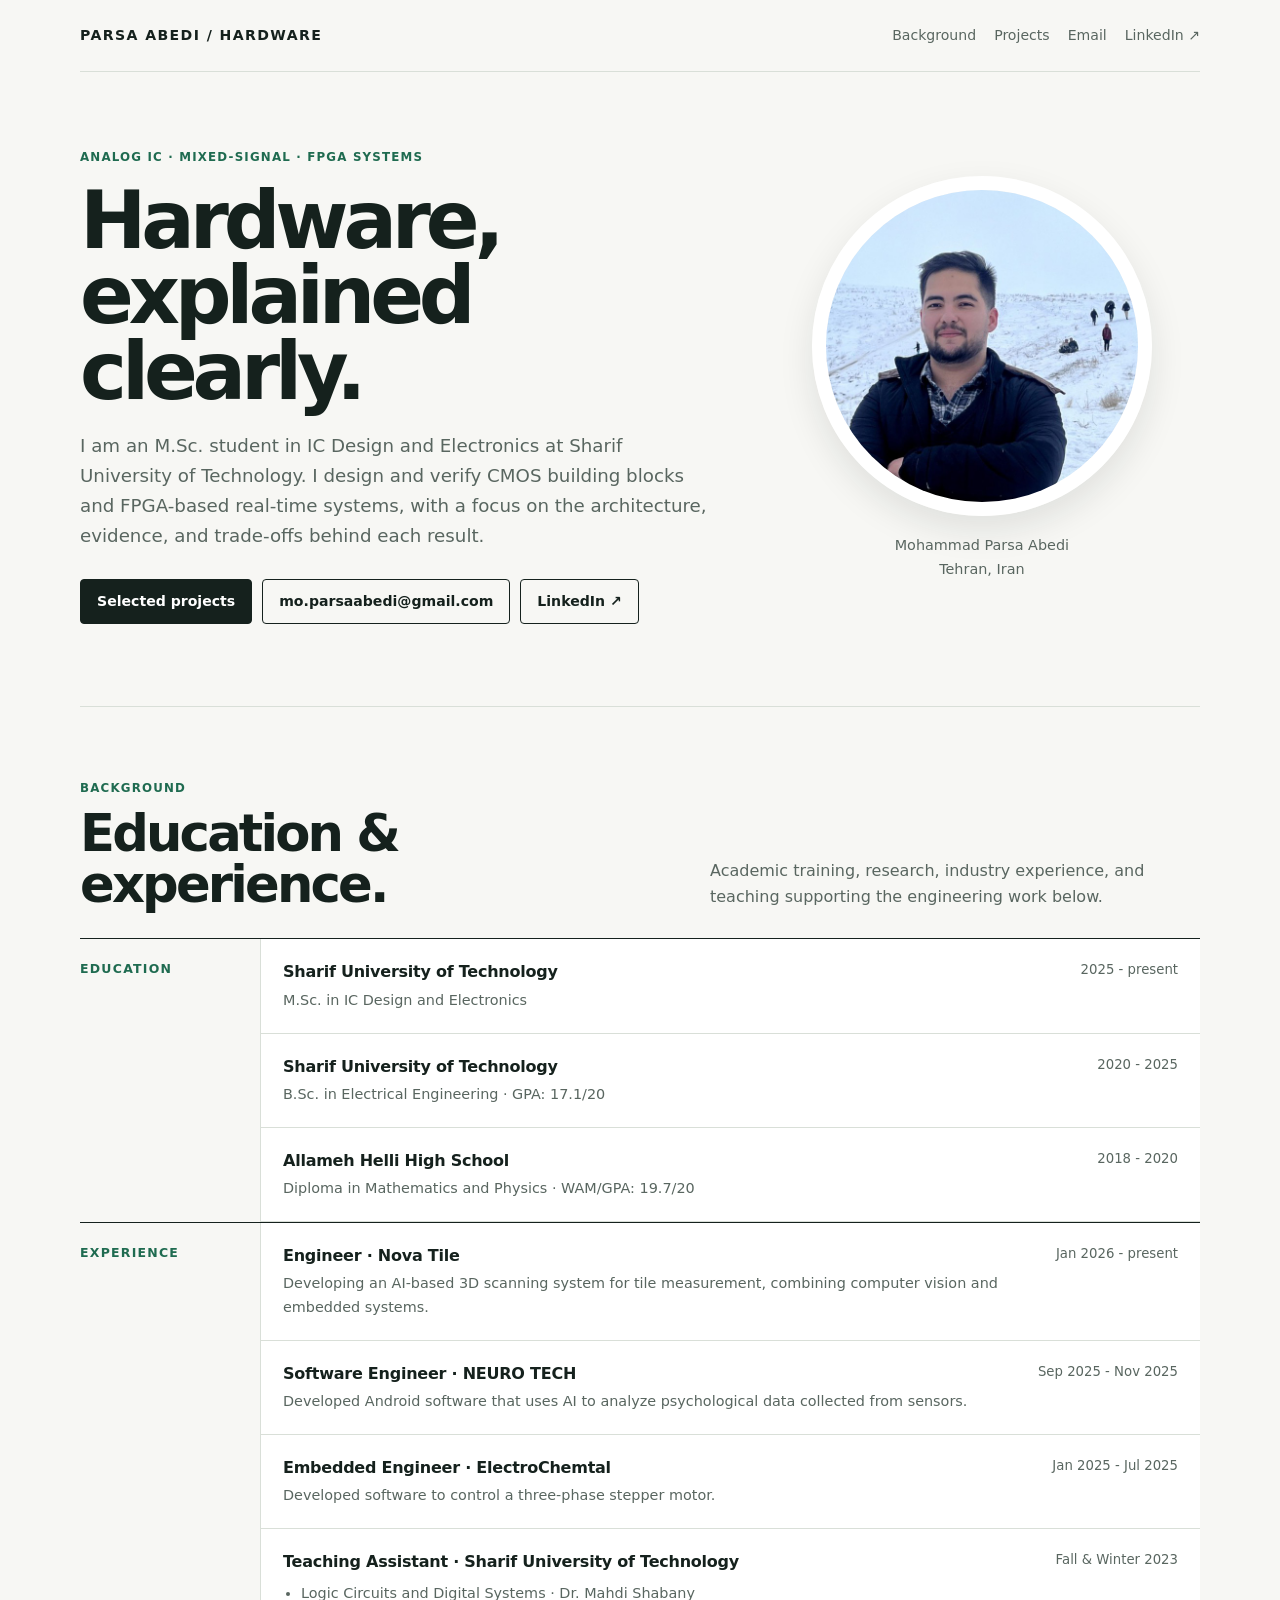
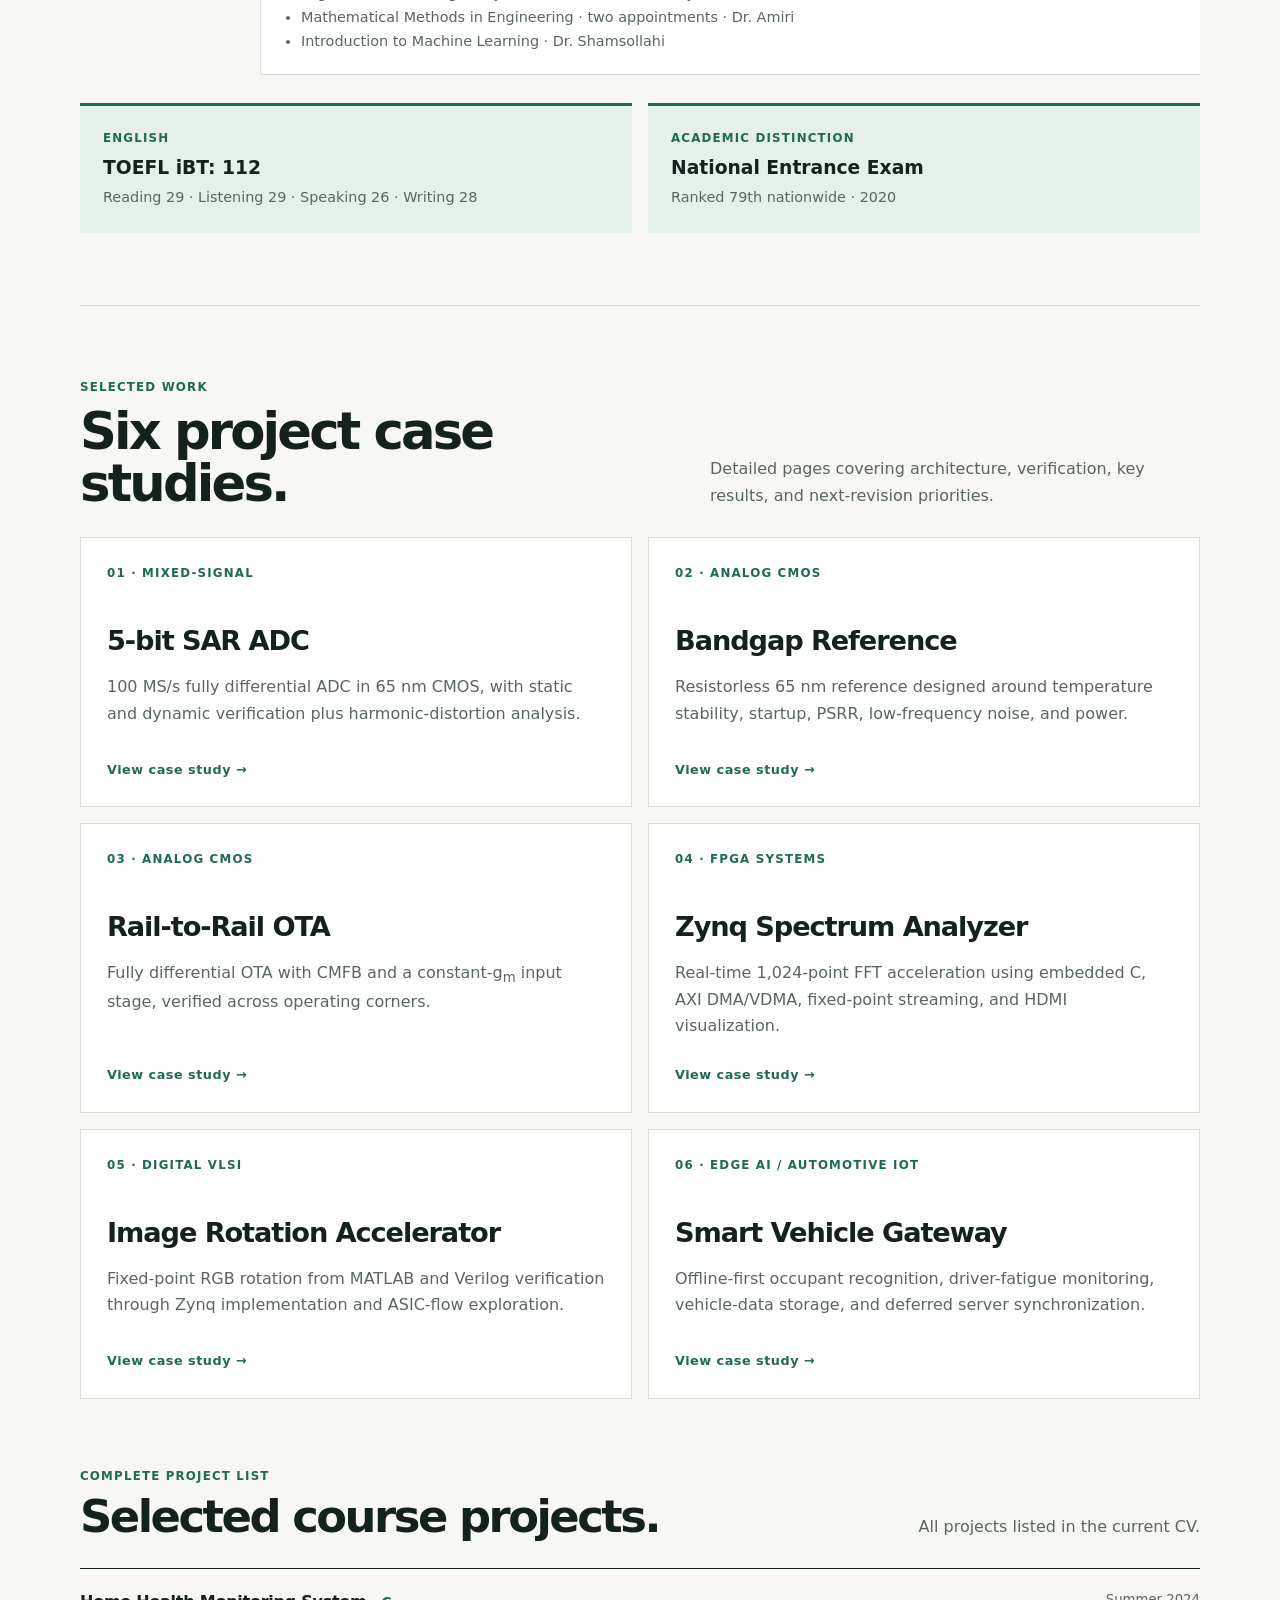
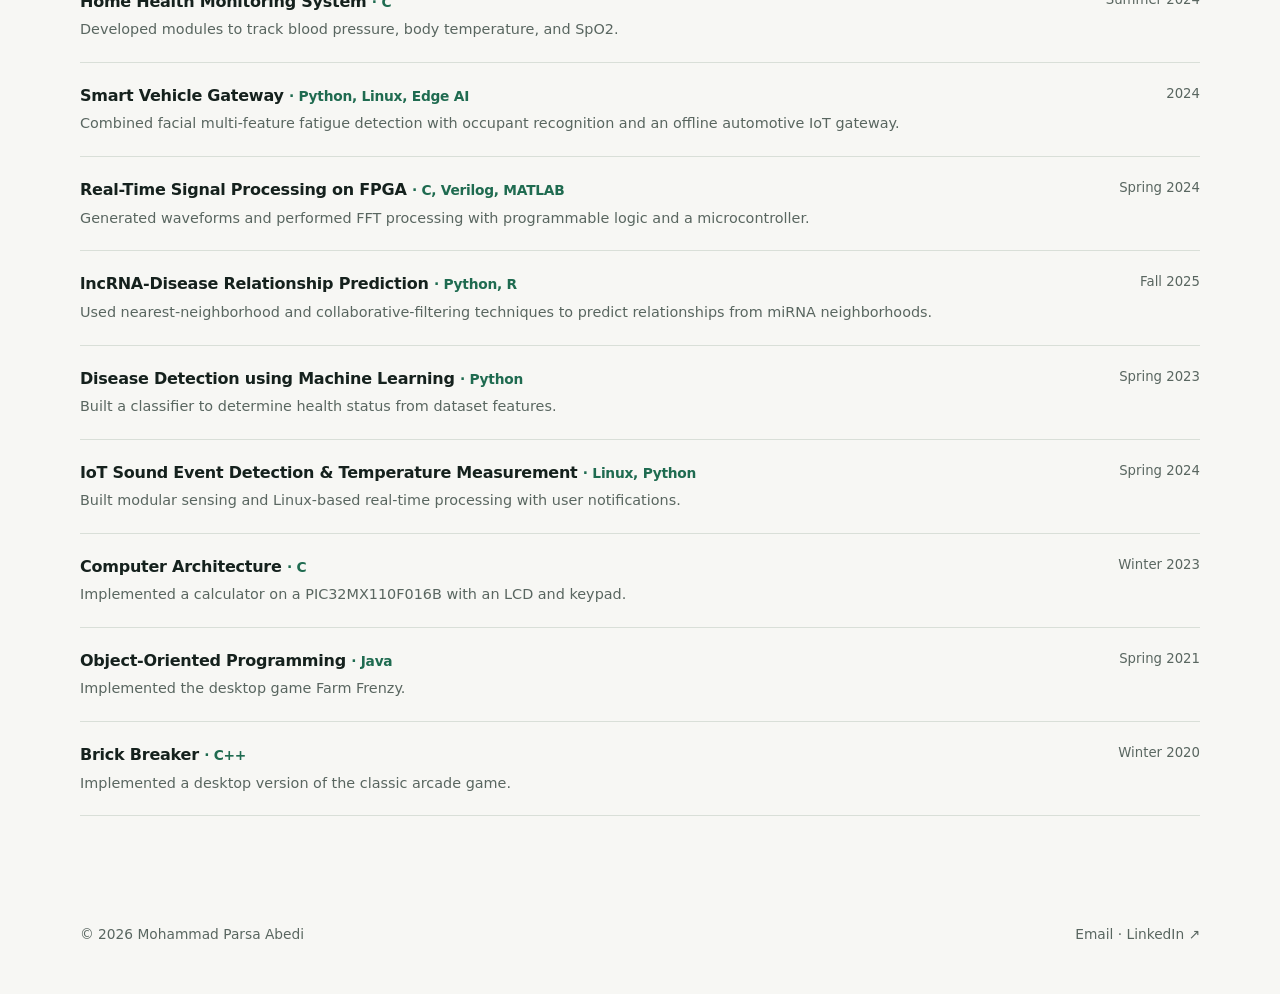
<file: index.html>
<!doctype html>
<html lang="en">
<head>
  <meta charset="utf-8"><meta name="viewport" content="width=device-width,initial-scale=1">
  <meta name="description" content="Hardware engineering portfolio of Mohammad Parsa Abedi.">
  <title>Parsa Abedi | Hardware Portfolio</title><link rel="stylesheet" href="styles.css">
</head>
<body>
  <div class="wrap">
    <nav class="site-nav"><a class="brand" href="#top">Parsa Abedi / Hardware</a><div class="nav-links"><a href="#background">Background</a><a href="#projects">Projects</a><a href="mailto:mo.parsaabedi@gmail.com">Email</a><a href="https://www.linkedin.com/in/parsa-abedi-b35851319/">LinkedIn ↗</a></div></nav>
    <main id="top"><section class="hero"><div><div class="eyebrow">Analog IC · Mixed-signal · FPGA systems</div><h1>Hardware,<br>explained clearly.</h1><p class="lead">I am an M.Sc. student in IC Design and Electronics at Sharif University of Technology. I design and verify CMOS building blocks and FPGA-based real-time systems, with a focus on the architecture, evidence, and trade-offs behind each result.</p><div class="actions"><a class="button primary" href="#projects">Selected projects</a><a class="button" href="mailto:mo.parsaabedi@gmail.com">mo.parsaabedi@gmail.com</a><a class="button" href="https://www.linkedin.com/in/parsa-abedi-b35851319/">LinkedIn ↗</a></div></div><div><img class="portrait" src="assets/profile-photo.jpg" alt="Portrait of Mohammad Parsa Abedi"><p class="mini-bio">Mohammad Parsa Abedi<br>Tehran, Iran</p></div></section></main>
  </div>
  <div class="wrap">
    <section id="background" class="section">
      <div class="section-head"><div><div class="eyebrow">Background</div><h2>Education &amp; experience.</h2></div><p>Academic training, research, industry experience, and teaching supporting the engineering work below.</p></div>
      <div class="resume-block"><div class="resume-label">Education</div><div class="timeline">
        <article class="timeline-item"><div><h3>Sharif University of Technology</h3><p>M.Sc. in IC Design and Electronics</p></div><time>2025 - present</time></article>
        <article class="timeline-item"><div><h3>Sharif University of Technology</h3><p>B.Sc. in Electrical Engineering · GPA: 17.1/20</p></div><time>2020 - 2025</time></article>
        <article class="timeline-item"><div><h3>Allameh Helli High School</h3><p>Diploma in Mathematics and Physics · WAM/GPA: 19.7/20</p></div><time>2018 - 2020</time></article>
      </div></div>
      <div class="resume-block"><div class="resume-label">Experience</div><div class="timeline">
        <article class="timeline-item"><div><h3>Engineer · Nova Tile</h3><p>Developing an AI-based 3D scanning system for tile measurement, combining computer vision and embedded systems.</p></div><time>Jan 2026 - present</time></article>
        <article class="timeline-item"><div><h3>Software Engineer · NEURO TECH</h3><p>Developed Android software that uses AI to analyze psychological data collected from sensors.</p></div><time>Sep 2025 - Nov 2025</time></article>
        <article class="timeline-item"><div><h3>Embedded Engineer · ElectroChemtal</h3><p>Developed software to control a three-phase stepper motor.</p></div><time>Jan 2025 - Jul 2025</time></article>
        <article class="timeline-item"><div><h3>Teaching Assistant · Sharif University of Technology</h3><ul><li>Logic Circuits and Digital Systems · Dr. Mahdi Shabany</li><li>Mathematical Methods in Engineering · two appointments · Dr. Amiri</li><li>Introduction to Machine Learning · Dr. Shamsollahi</li></ul></div><time>Fall &amp; Winter 2023</time></article>
      </div></div>
      <div class="credential-strip"><article><div class="eyebrow">English</div><h3>TOEFL iBT: 112</h3><p>Reading 29 · Listening 29 · Speaking 26 · Writing 28</p></article><article><div class="eyebrow">Academic distinction</div><h3>National Entrance Exam</h3><p>Ranked 79th nationwide · 2020</p></article></div>
    </section>
    <section id="projects" class="section">
      <div class="section-head"><div><div class="eyebrow">Selected work</div><h2>Six project case studies.</h2></div><p>Detailed pages covering architecture, verification, key results, and next-revision priorities.</p></div>
      <div class="projects">
        <a class="project" href="Projects/proj1-sar-adc/"><div class="eyebrow">01 · Mixed-signal</div><h3>5-bit SAR ADC</h3><p>100 MS/s fully differential ADC in 65 nm CMOS, with static and dynamic verification plus harmonic-distortion analysis.</p><span class="tag">View case study →</span></a>
        <a class="project" href="Projects/proj2-bandgap-reference/"><div class="eyebrow">02 · Analog CMOS</div><h3>Bandgap Reference</h3><p>Resistorless 65 nm reference designed around temperature stability, startup, PSRR, low-frequency noise, and power.</p><span class="tag">View case study →</span></a>
        <a class="project" href="Projects/proj3-rail-to-rail-ota/"><div class="eyebrow">03 · Analog CMOS</div><h3>Rail-to-Rail OTA</h3><p>Fully differential OTA with CMFB and a constant-g<sub>m</sub> input stage, verified across operating corners.</p><span class="tag">View case study →</span></a>
        <a class="project" href="Projects/proj4-zynq-fpga-systems/"><div class="eyebrow">04 · FPGA systems</div><h3>Zynq Spectrum Analyzer</h3><p>Real-time 1,024-point FFT acceleration using embedded C, AXI DMA/VDMA, fixed-point streaming, and HDMI visualization.</p><span class="tag">View case study →</span></a>
        <a class="project" href="Projects/proj5-vlsi-image-rotation/"><div class="eyebrow">05 · Digital VLSI</div><h3>Image Rotation Accelerator</h3><p>Fixed-point RGB rotation from MATLAB and Verilog verification through Zynq implementation and ASIC-flow exploration.</p><span class="tag">View case study →</span></a>
        <a class="project" href="Projects/proj6-smart-vehicle-gateway/"><div class="eyebrow">06 · Edge AI / Automotive IoT</div><h3>Smart Vehicle Gateway</h3><p>Offline-first occupant recognition, driver-fatigue monitoring, vehicle-data storage, and deferred server synchronization.</p><span class="tag">View case study →</span></a>
      </div>
      <div class="course-projects"><div class="section-head compact"><div><div class="eyebrow">Complete project list</div><h2>Selected course projects.</h2></div><p>All projects listed in the current CV.</p></div><div class="project-list">
        <article><div><h3>Home Health Monitoring System <span>· C</span></h3><p>Developed modules to track blood pressure, body temperature, and SpO2.</p></div><time>Summer 2024</time></article>
        <article><div><h3>Smart Vehicle Gateway <span>· Python, Linux, Edge AI</span></h3><p>Combined facial multi-feature fatigue detection with occupant recognition and an offline automotive IoT gateway.</p></div><time>2024</time></article>
        <article><div><h3>Real-Time Signal Processing on FPGA <span>· C, Verilog, MATLAB</span></h3><p>Generated waveforms and performed FFT processing with programmable logic and a microcontroller.</p></div><time>Spring 2024</time></article>
        <article><div><h3>lncRNA-Disease Relationship Prediction <span>· Python, R</span></h3><p>Used nearest-neighborhood and collaborative-filtering techniques to predict relationships from miRNA neighborhoods.</p></div><time>Fall 2025</time></article>
        <article><div><h3>Disease Detection using Machine Learning <span>· Python</span></h3><p>Built a classifier to determine health status from dataset features.</p></div><time>Spring 2023</time></article>
        <article><div><h3>IoT Sound Event Detection &amp; Temperature Measurement <span>· Linux, Python</span></h3><p>Built modular sensing and Linux-based real-time processing with user notifications.</p></div><time>Spring 2024</time></article>
        <article><div><h3>Computer Architecture <span>· C</span></h3><p>Implemented a calculator on a PIC32MX110F016B with an LCD and keypad.</p></div><time>Winter 2023</time></article>
        <article><div><h3>Object-Oriented Programming <span>· Java</span></h3><p>Implemented the desktop game Farm Frenzy.</p></div><time>Spring 2021</time></article>
        <article><div><h3>Brick Breaker <span>· C++</span></h3><p>Implemented a desktop version of the classic arcade game.</p></div><time>Winter 2020</time></article>
      </div></div>
    </section>
  </div>
  <div class="wrap"><footer class="footer"><span>© 2026 Mohammad Parsa Abedi</span><span><a href="mailto:mo.parsaabedi@gmail.com">Email</a> · <a href="https://www.linkedin.com/in/parsa-abedi-b35851319/">LinkedIn ↗</a></span></footer></div>
</body>
</html>
</file>
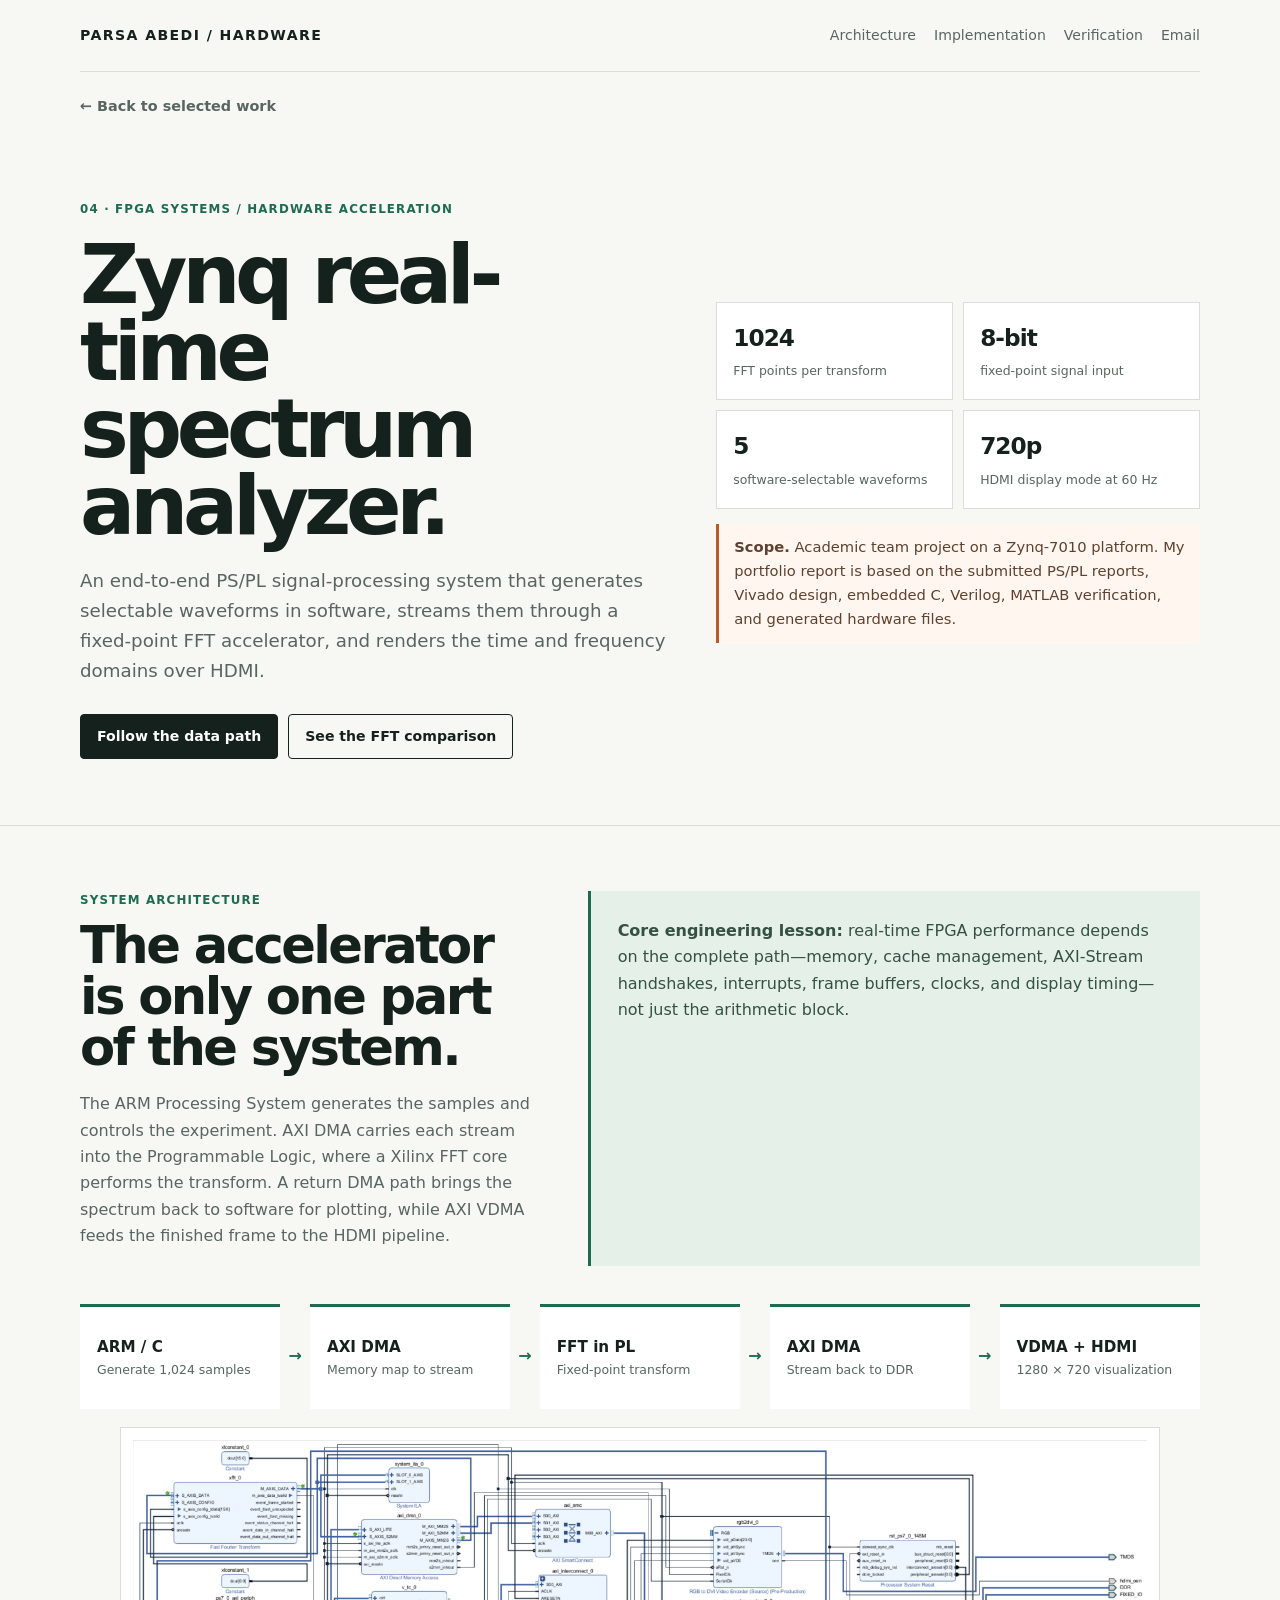
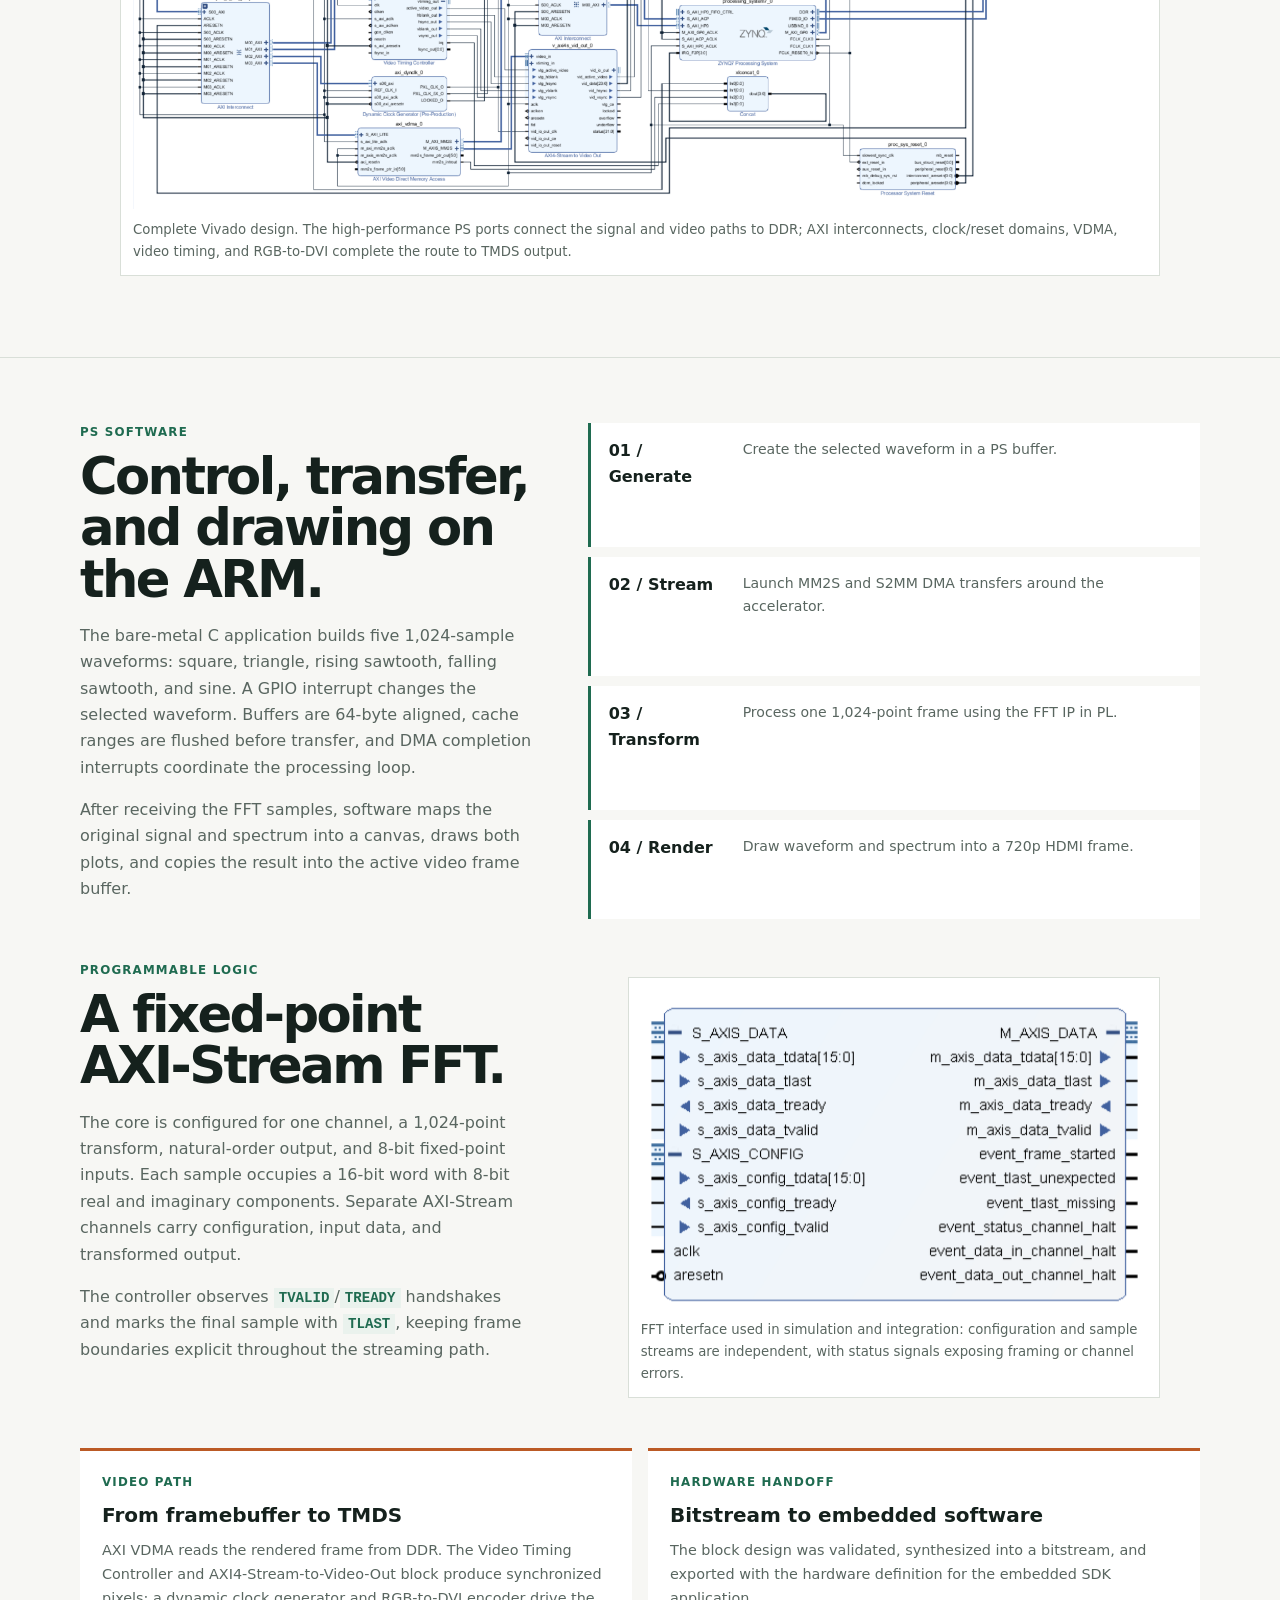
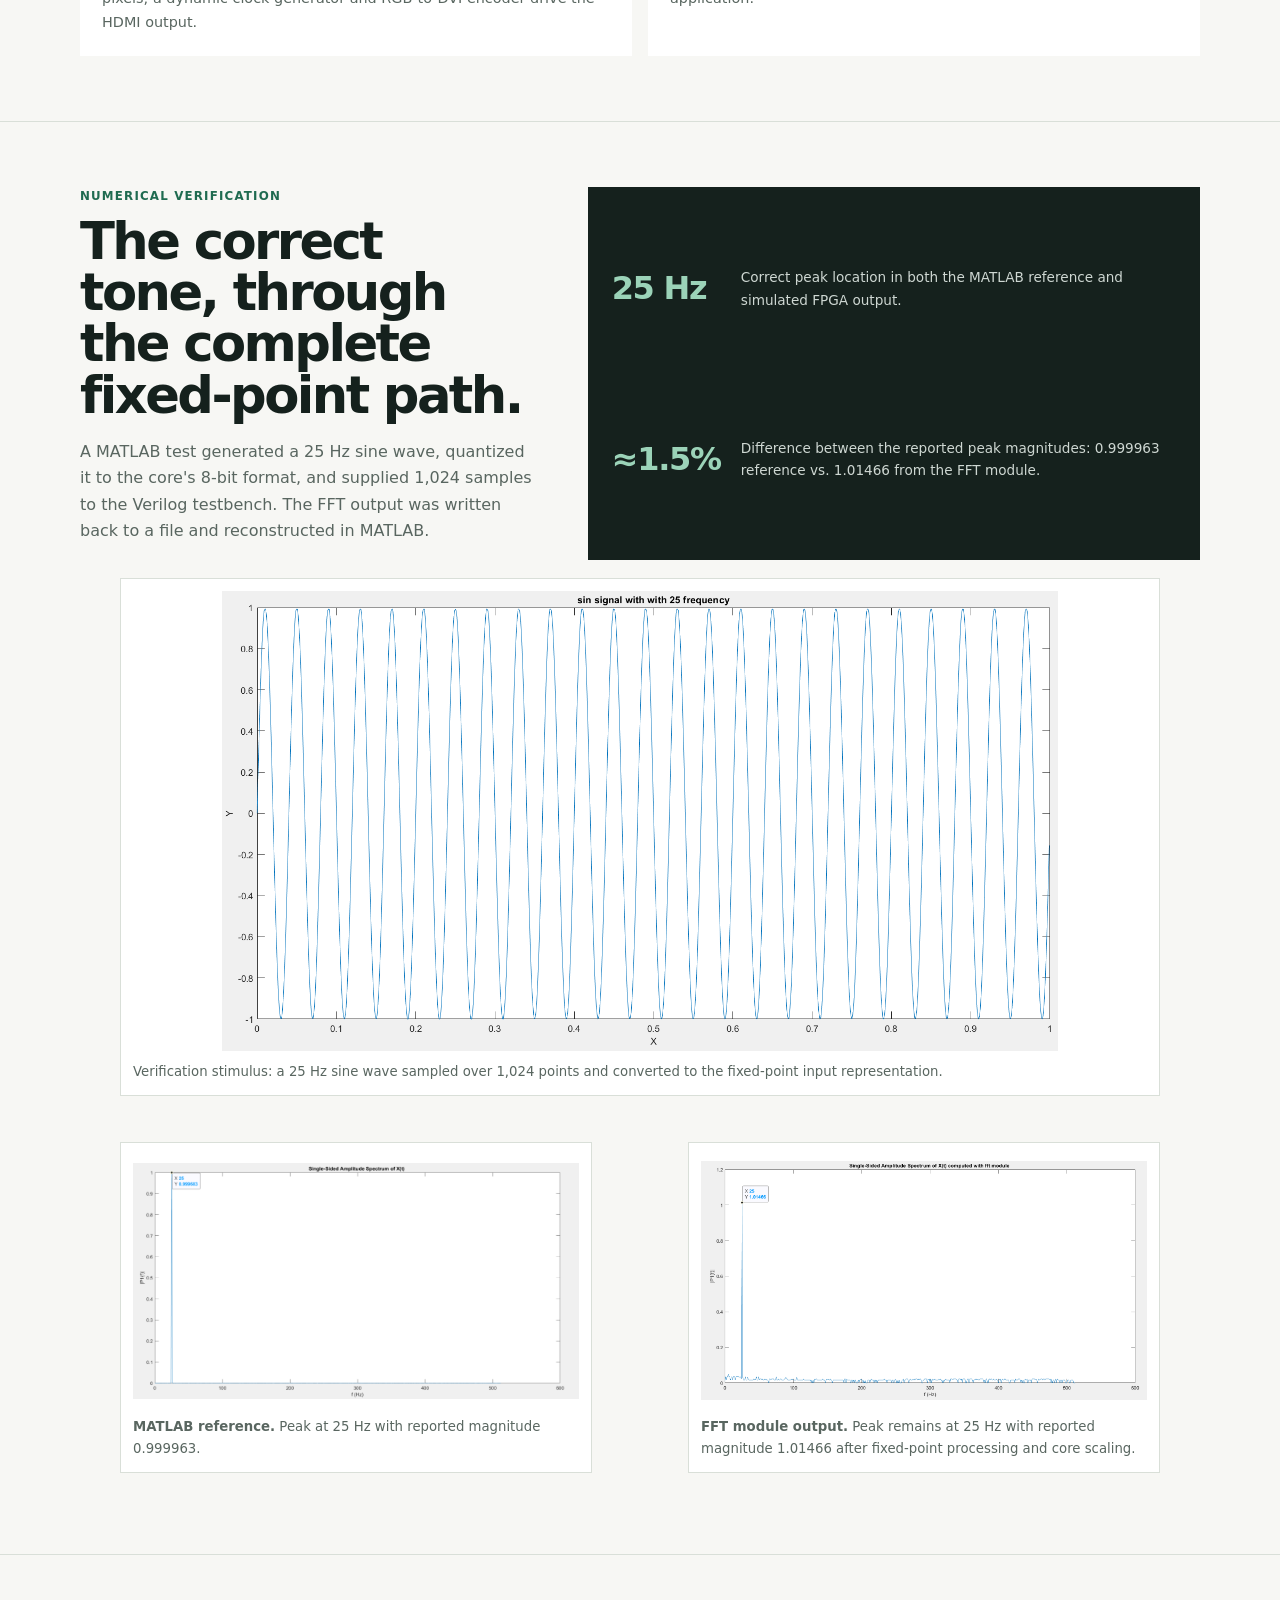
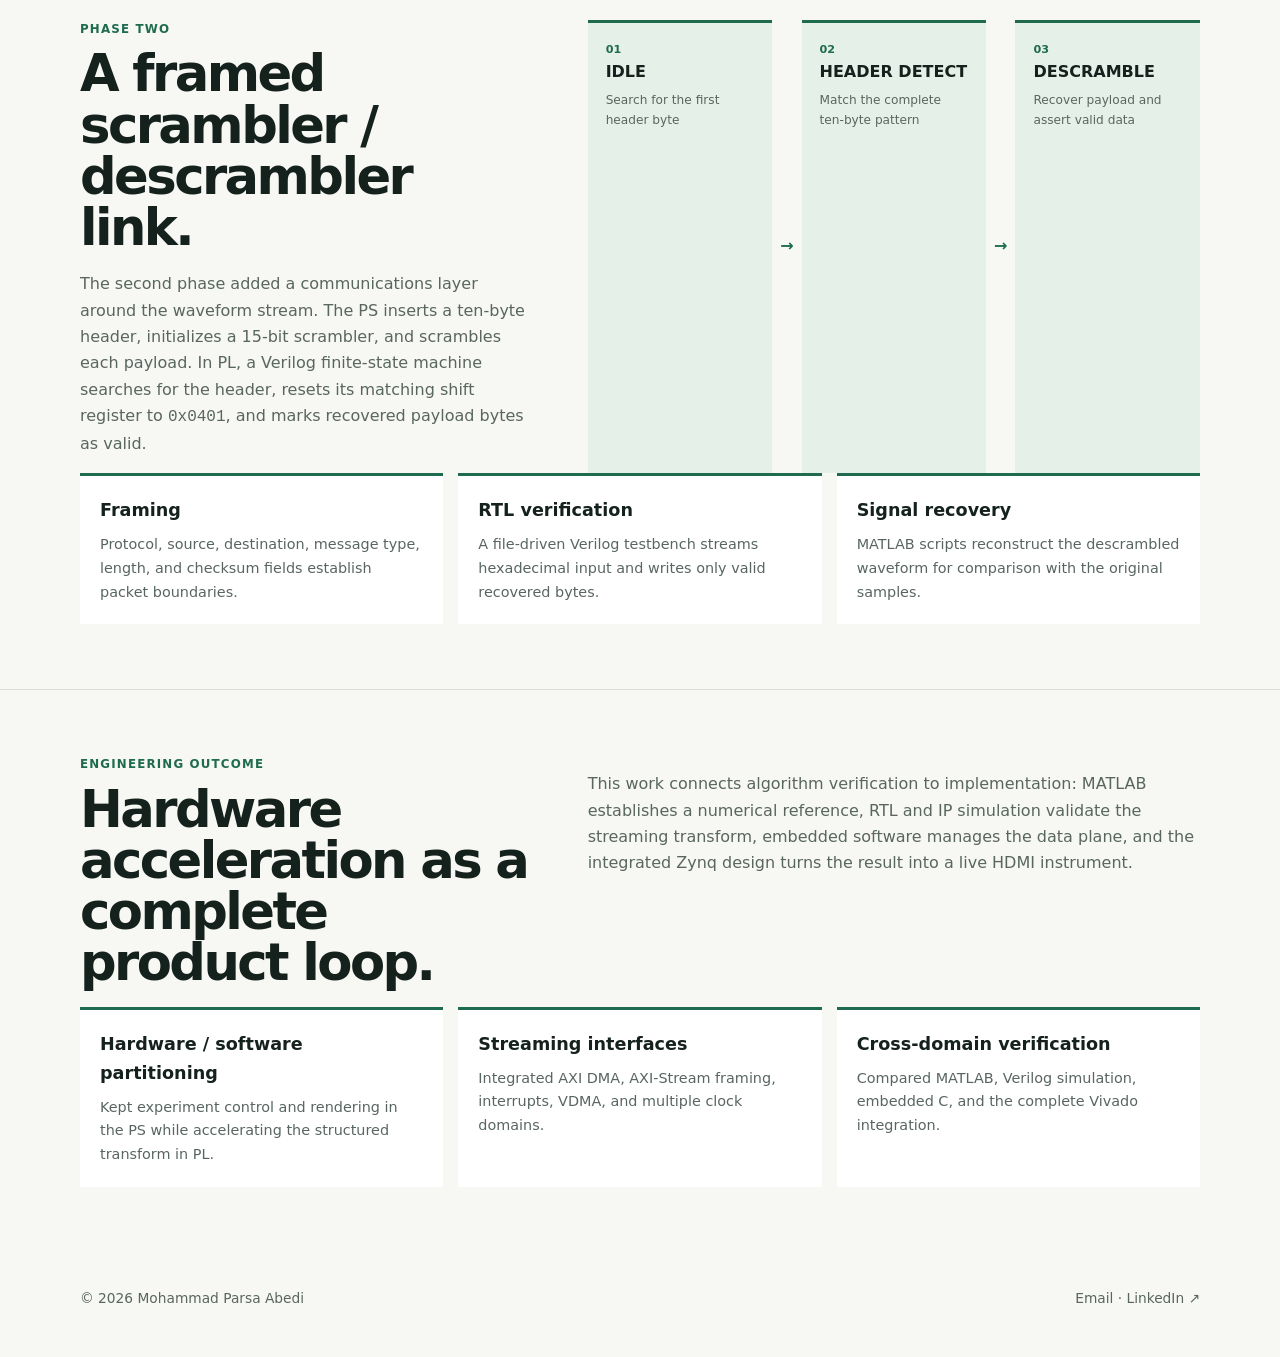
<file: Projects/proj4-zynq-fpga-systems/index.html>
<!doctype html>
<html lang="en">
<head>
  <meta charset="utf-8"><meta name="viewport" content="width=device-width,initial-scale=1">
  <meta name="description" content="Zynq-7010 real-time spectrum analyzer with AXI DMA, a 1024-point FFT accelerator, and HDMI visualization.">
  <title>Zynq Real-Time Spectrum Analyzer | Parsa Abedi</title><link rel="stylesheet" href="../../styles.css">
</head>
<body>
  <div class="wrap">
    <nav class="site-nav"><a class="brand" href="../../">Parsa Abedi / Hardware</a><div class="nav-links"><a href="#architecture">Architecture</a><a href="#implementation">Implementation</a><a href="#verification">Verification</a><a href="mailto:mo.parsaabedi@gmail.com">Email</a></div></nav>
    <a class="back" href="../../#projects">← Back to selected work</a>
    <header class="case-hero fpga-hero">
      <div><div class="eyebrow">04 · FPGA systems / hardware acceleration</div><h1>Zynq real-time<br>spectrum analyzer.</h1><p class="lead">An end-to-end PS/PL signal-processing system that generates selectable waveforms in software, streams them through a fixed-point FFT accelerator, and renders the time and frequency domains over HDMI.</p><div class="actions"><a class="button primary" href="#architecture">Follow the data path</a><a class="button" href="#verification">See the FFT comparison</a></div></div>
      <div><div class="metric-grid"><div class="metric"><b>1024</b><span>FFT points per transform</span></div><div class="metric"><b>8-bit</b><span>fixed-point signal input</span></div><div class="metric"><b>5</b><span>software-selectable waveforms</span></div><div class="metric"><b>720p</b><span>HDMI display mode at 60 Hz</span></div></div><p class="scope"><strong>Scope.</strong> Academic team project on a Zynq-7010 platform. My portfolio report is based on the submitted PS/PL reports, Vivado design, embedded C, Verilog, MATLAB verification, and generated hardware files.</p></div>
    </header>
  </div>

  <main>
    <section id="architecture" class="case-section"><div class="wrap">
      <div class="case-grid"><div><div class="eyebrow">System architecture</div><h2>The accelerator is only one part of the system.</h2><p>The ARM Processing System generates the samples and controls the experiment. AXI DMA carries each stream into the Programmable Logic, where a Xilinx FFT core performs the transform. A return DMA path brings the spectrum back to software for plotting, while AXI VDMA feeds the finished frame to the HDMI pipeline.</p></div><div class="lesson"><p><strong>Core engineering lesson:</strong> real-time FPGA performance depends on the complete path—memory, cache management, AXI-Stream handshakes, interrupts, frame buffers, clocks, and display timing—not just the arithmetic block.</p></div></div>
      <div class="arch-flow fpga-flow"><div><b>ARM / C</b><span>Generate 1,024 samples</span></div><i>→</i><div><b>AXI DMA</b><span>Memory map to stream</span></div><i>→</i><div><b>FFT in PL</b><span>Fixed-point transform</span></div><i>→</i><div><b>AXI DMA</b><span>Stream back to DDR</span></div><i>→</i><div><b>VDMA + HDMI</b><span>1280 × 720 visualization</span></div></div>
      <figure class="figure wide-figure"><img src="imgs/vivado-system-block-design.png" alt="Complete Vivado block design connecting Zynq PS, FFT, AXI DMA, VDMA, video timing, and RGB-to-DVI blocks"><figcaption class="caption">Complete Vivado design. The high-performance PS ports connect the signal and video paths to DDR; AXI interconnects, clock/reset domains, VDMA, video timing, and RGB-to-DVI complete the route to TMDS output.</figcaption></figure>
    </div></section>

    <section id="implementation" class="case-section"><div class="wrap">
      <div class="case-grid"><div><div class="eyebrow">PS software</div><h2>Control, transfer, and drawing on the ARM.</h2><p>The bare-metal C application builds five 1,024-sample waveforms: square, triangle, rising sawtooth, falling sawtooth, and sine. A GPIO interrupt changes the selected waveform. Buffers are 64-byte aligned, cache ranges are flushed before transfer, and DMA completion interrupts coordinate the processing loop.</p><p>After receiving the FFT samples, software maps the original signal and spectrum into a canvas, draws both plots, and copies the result into the active video frame buffer.</p></div><div class="pipeline-list"><article><b>01 / Generate</b><span>Create the selected waveform in a PS buffer.</span></article><article><b>02 / Stream</b><span>Launch MM2S and S2MM DMA transfers around the accelerator.</span></article><article><b>03 / Transform</b><span>Process one 1,024-point frame using the FFT IP in PL.</span></article><article><b>04 / Render</b><span>Draw waveform and spectrum into a 720p HDMI frame.</span></article></div></div>
      <div class="case-grid detail-block"><div><div class="eyebrow">Programmable logic</div><h2>A fixed-point AXI-Stream FFT.</h2><p>The core is configured for one channel, a 1,024-point transform, natural-order output, and 8-bit fixed-point inputs. Each sample occupies a 16-bit word with 8-bit real and imaginary components. Separate AXI-Stream channels carry configuration, input data, and transformed output.</p><p>The controller observes <code>TVALID</code>/<code>TREADY</code> handshakes and marks the final sample with <code>TLAST</code>, keeping frame boundaries explicit throughout the streaming path.</p></div><figure class="figure interface-figure"><img src="imgs/fft-axi-stream-interface.png" alt="FFT IP block showing AXI-Stream configuration, input, and output ports"><figcaption class="caption">FFT interface used in simulation and integration: configuration and sample streams are independent, with status signals exposing framing or channel errors.</figcaption></figure></div>
      <div class="video-stack"><article><div class="eyebrow">Video path</div><h3>From framebuffer to TMDS</h3><p>AXI VDMA reads the rendered frame from DDR. The Video Timing Controller and AXI4-Stream-to-Video-Out block produce synchronized pixels; a dynamic clock generator and RGB-to-DVI encoder drive the HDMI output.</p></article><article><div class="eyebrow">Hardware handoff</div><h3>Bitstream to embedded software</h3><p>The block design was validated, synthesized into a bitstream, and exported with the hardware definition for the embedded SDK application.</p></article></div>
    </div></section>

    <section id="verification" class="case-section"><div class="wrap">
      <div class="case-grid"><div><div class="eyebrow">Numerical verification</div><h2>The correct tone, through the complete fixed-point path.</h2><p>A MATLAB test generated a 25 Hz sine wave, quantized it to the core's 8-bit format, and supplied 1,024 samples to the Verilog testbench. The FFT output was written back to a file and reconstructed in MATLAB.</p></div><div class="result-callout"><strong>25 Hz</strong><span>Correct peak location in both the MATLAB reference and simulated FPGA output.</span><strong>≈1.5%</strong><span>Difference between the reported peak magnitudes: 0.999963 reference vs. 1.01466 from the FFT module.</span></div></div>
      <figure class="figure wide-figure signal-figure"><img src="imgs/input-25hz-sine.png" alt="Twenty-five hertz sine wave used as the FFT verification input"><figcaption class="caption">Verification stimulus: a 25 Hz sine wave sampled over 1,024 points and converted to the fixed-point input representation.</figcaption></figure>
      <div class="evidence-grid spectrum-compare"><figure class="figure"><img src="imgs/matlab-fft-reference.png" alt="MATLAB reference spectrum with a peak at 25 hertz"><figcaption class="caption"><strong>MATLAB reference.</strong> Peak at 25 Hz with reported magnitude 0.999963.</figcaption></figure><figure class="figure"><img src="imgs/fpga-fft-result.png" alt="Simulated FPGA FFT spectrum with a peak at 25 hertz"><figcaption class="caption"><strong>FFT module output.</strong> Peak remains at 25 Hz with reported magnitude 1.01466 after fixed-point processing and core scaling.</figcaption></figure></div>
    </div></section>

    <section class="case-section"><div class="wrap">
      <div class="case-grid"><div><div class="eyebrow">Phase two</div><h2>A framed scrambler / descrambler link.</h2><p>The second phase added a communications layer around the waveform stream. The PS inserts a ten-byte header, initializes a 15-bit scrambler, and scrambles each payload. In PL, a Verilog finite-state machine searches for the header, resets its matching shift register to <code>0x0401</code>, and marks recovered payload bytes as valid.</p></div><div class="fsm-card"><div class="fsm-state"><span>01</span><b>IDLE</b><small>Search for the first header byte</small></div><i>→</i><div class="fsm-state"><span>02</span><b>HEADER DETECT</b><small>Match the complete ten-byte pattern</small></div><i>→</i><div class="fsm-state"><span>03</span><b>DESCRAMBLE</b><small>Recover payload and assert valid data</small></div></div></div>
      <div class="next"><div><h3>Framing</h3><p>Protocol, source, destination, message type, length, and checksum fields establish packet boundaries.</p></div><div><h3>RTL verification</h3><p>A file-driven Verilog testbench streams hexadecimal input and writes only valid recovered bytes.</p></div><div><h3>Signal recovery</h3><p>MATLAB scripts reconstruct the descrambled waveform for comparison with the original samples.</p></div></div>
    </div></section>

    <section class="case-section"><div class="wrap"><div class="case-grid"><div><div class="eyebrow">Engineering outcome</div><h2>Hardware acceleration as a complete product loop.</h2></div><div><p>This work connects algorithm verification to implementation: MATLAB establishes a numerical reference, RTL and IP simulation validate the streaming transform, embedded software manages the data plane, and the integrated Zynq design turns the result into a live HDMI instrument.</p></div></div><div class="next"><div><h3>Hardware / software partitioning</h3><p>Kept experiment control and rendering in the PS while accelerating the structured transform in PL.</p></div><div><h3>Streaming interfaces</h3><p>Integrated AXI DMA, AXI-Stream framing, interrupts, VDMA, and multiple clock domains.</p></div><div><h3>Cross-domain verification</h3><p>Compared MATLAB, Verilog simulation, embedded C, and the complete Vivado integration.</p></div></div></div></section>
  </main>
  <div class="wrap"><footer class="footer"><span>© 2026 Mohammad Parsa Abedi</span><span><a href="mailto:mo.parsaabedi@gmail.com">Email</a> · <a href="https://www.linkedin.com/in/parsa-abedi-b35851319/">LinkedIn ↗</a></span></footer></div>
</body>
</html>
</file>
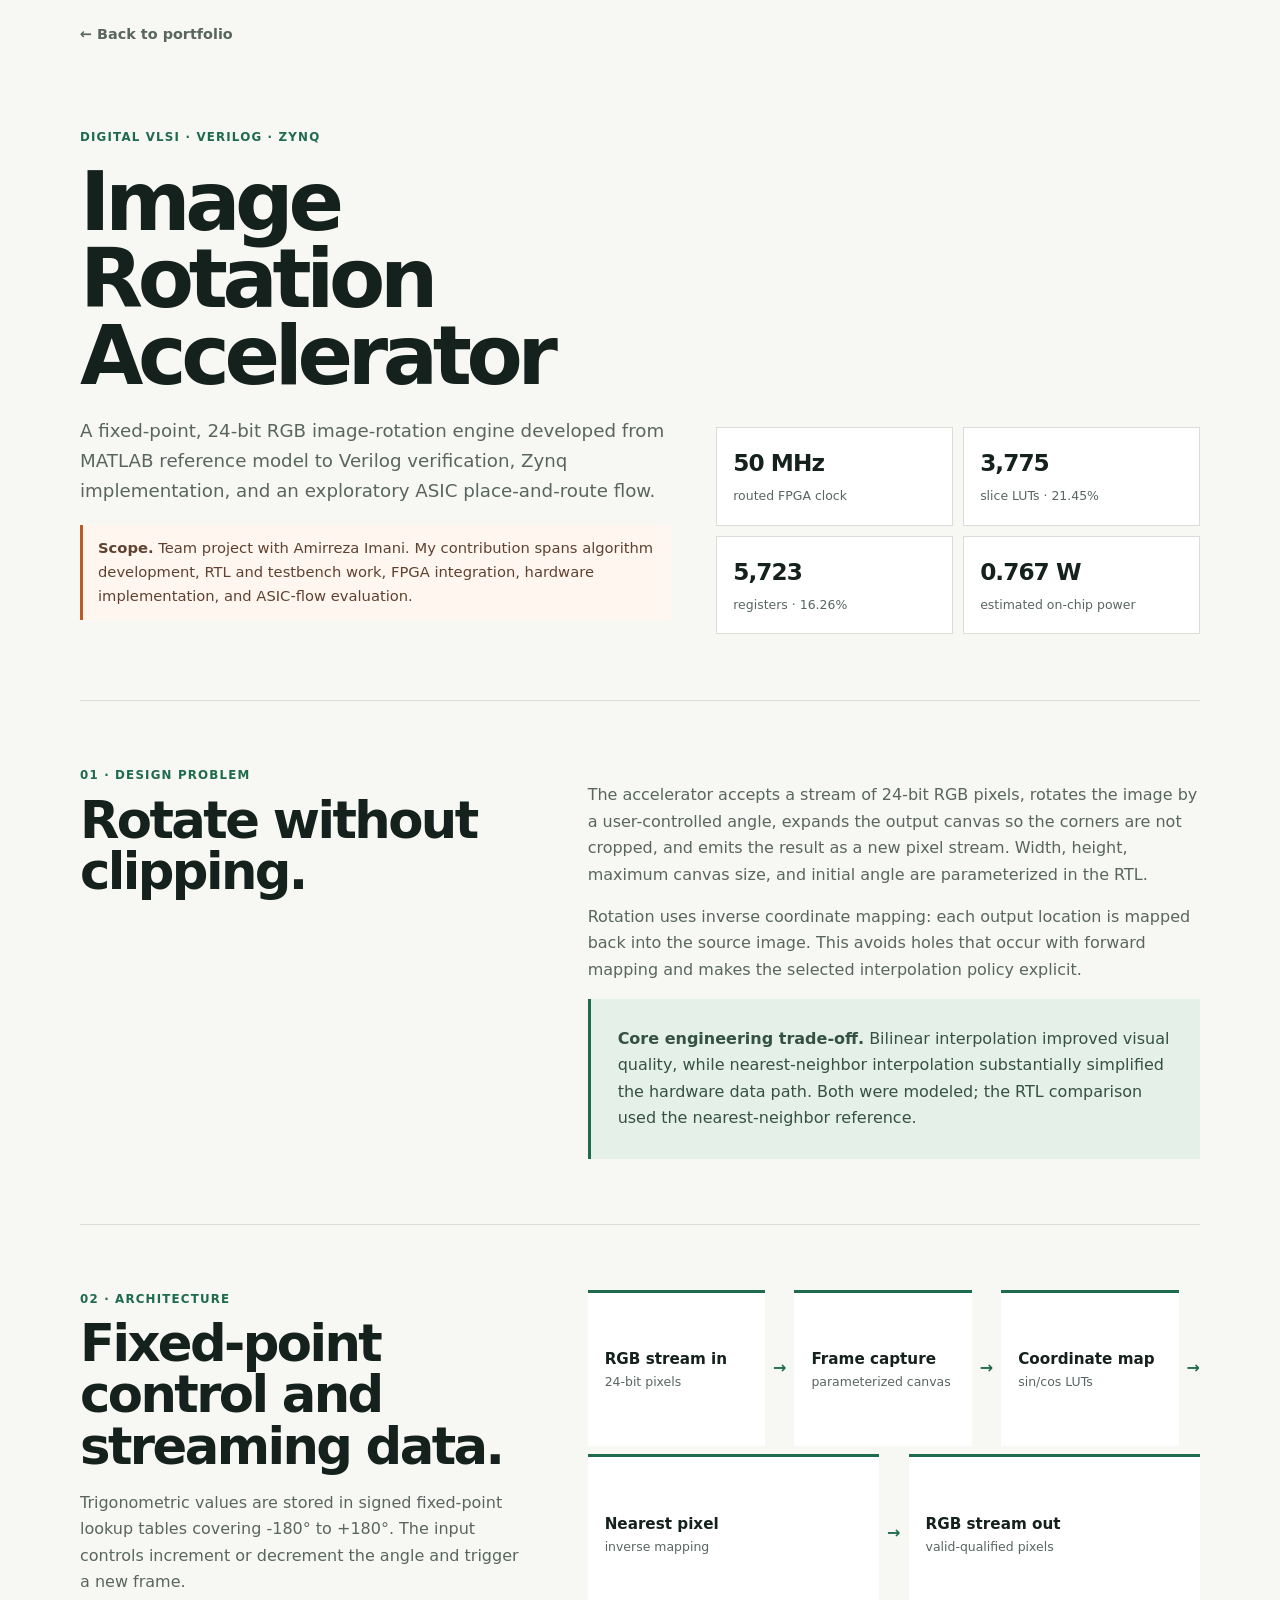
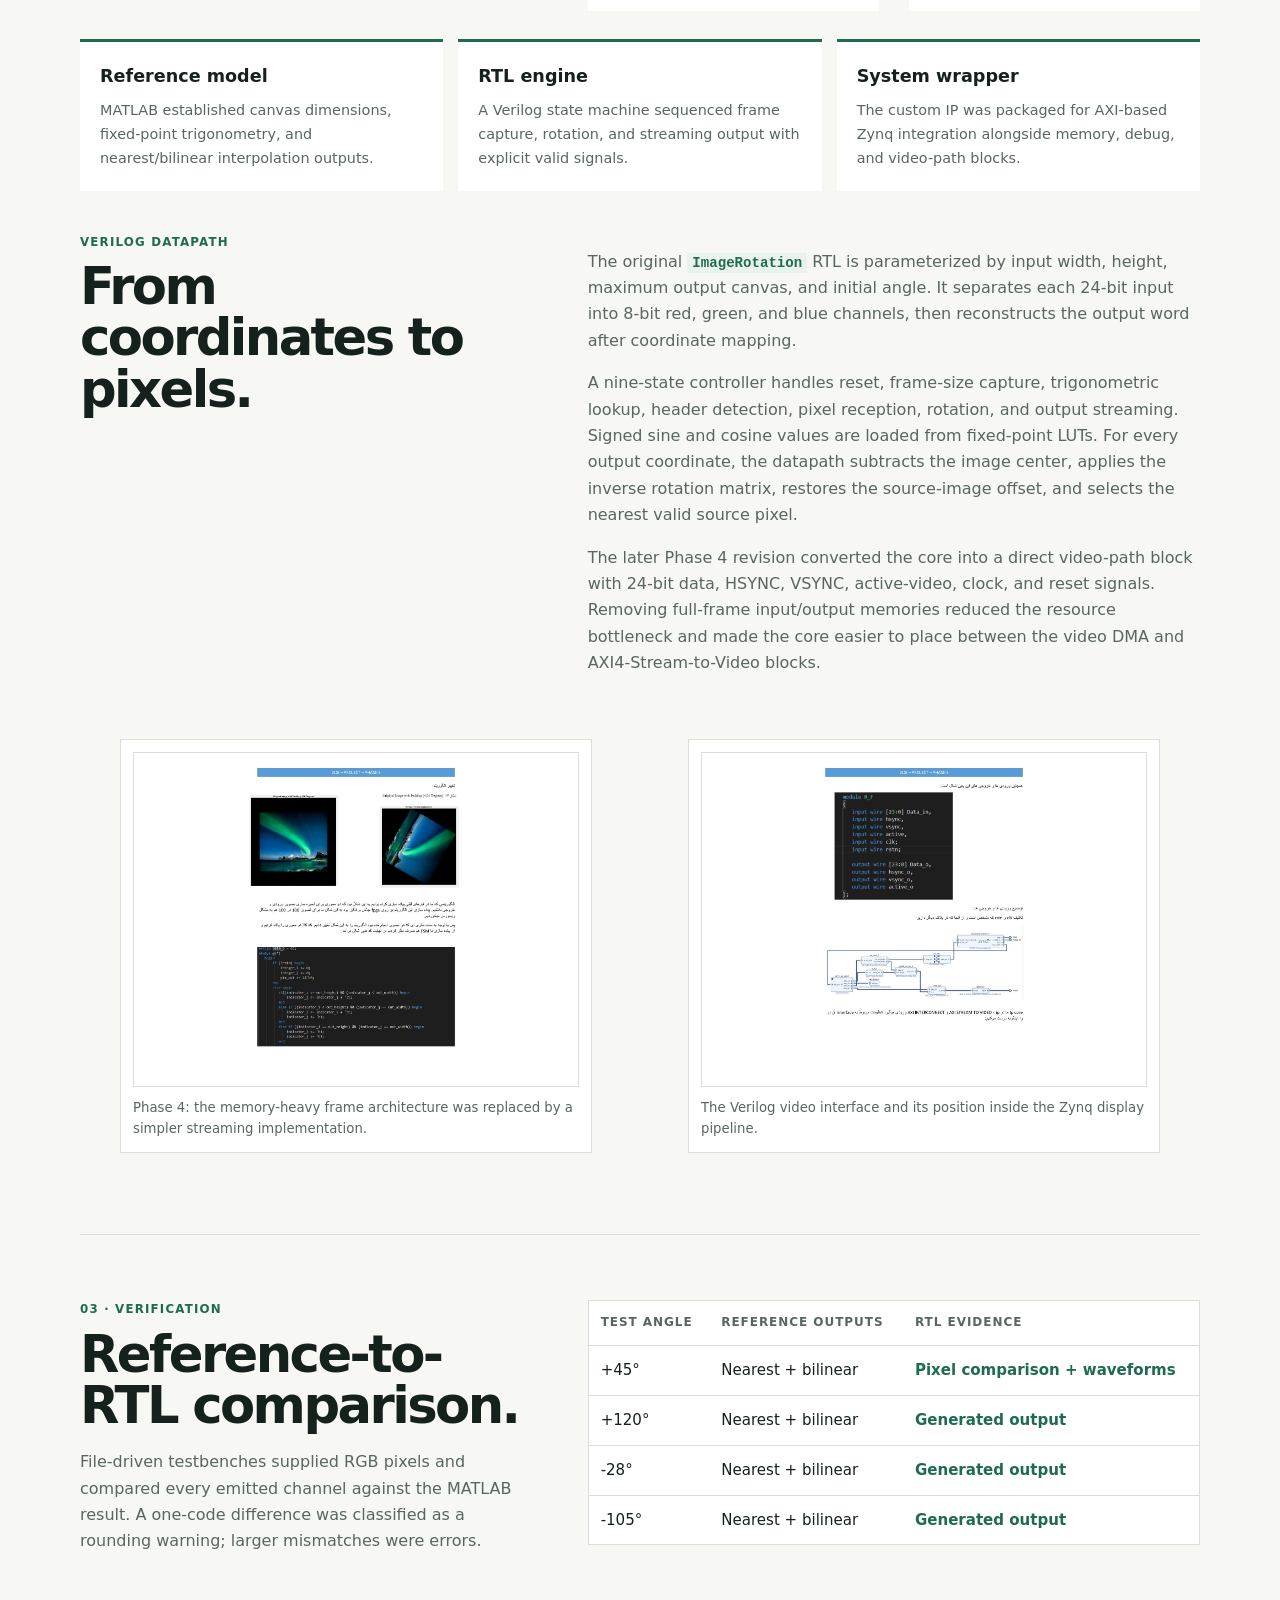
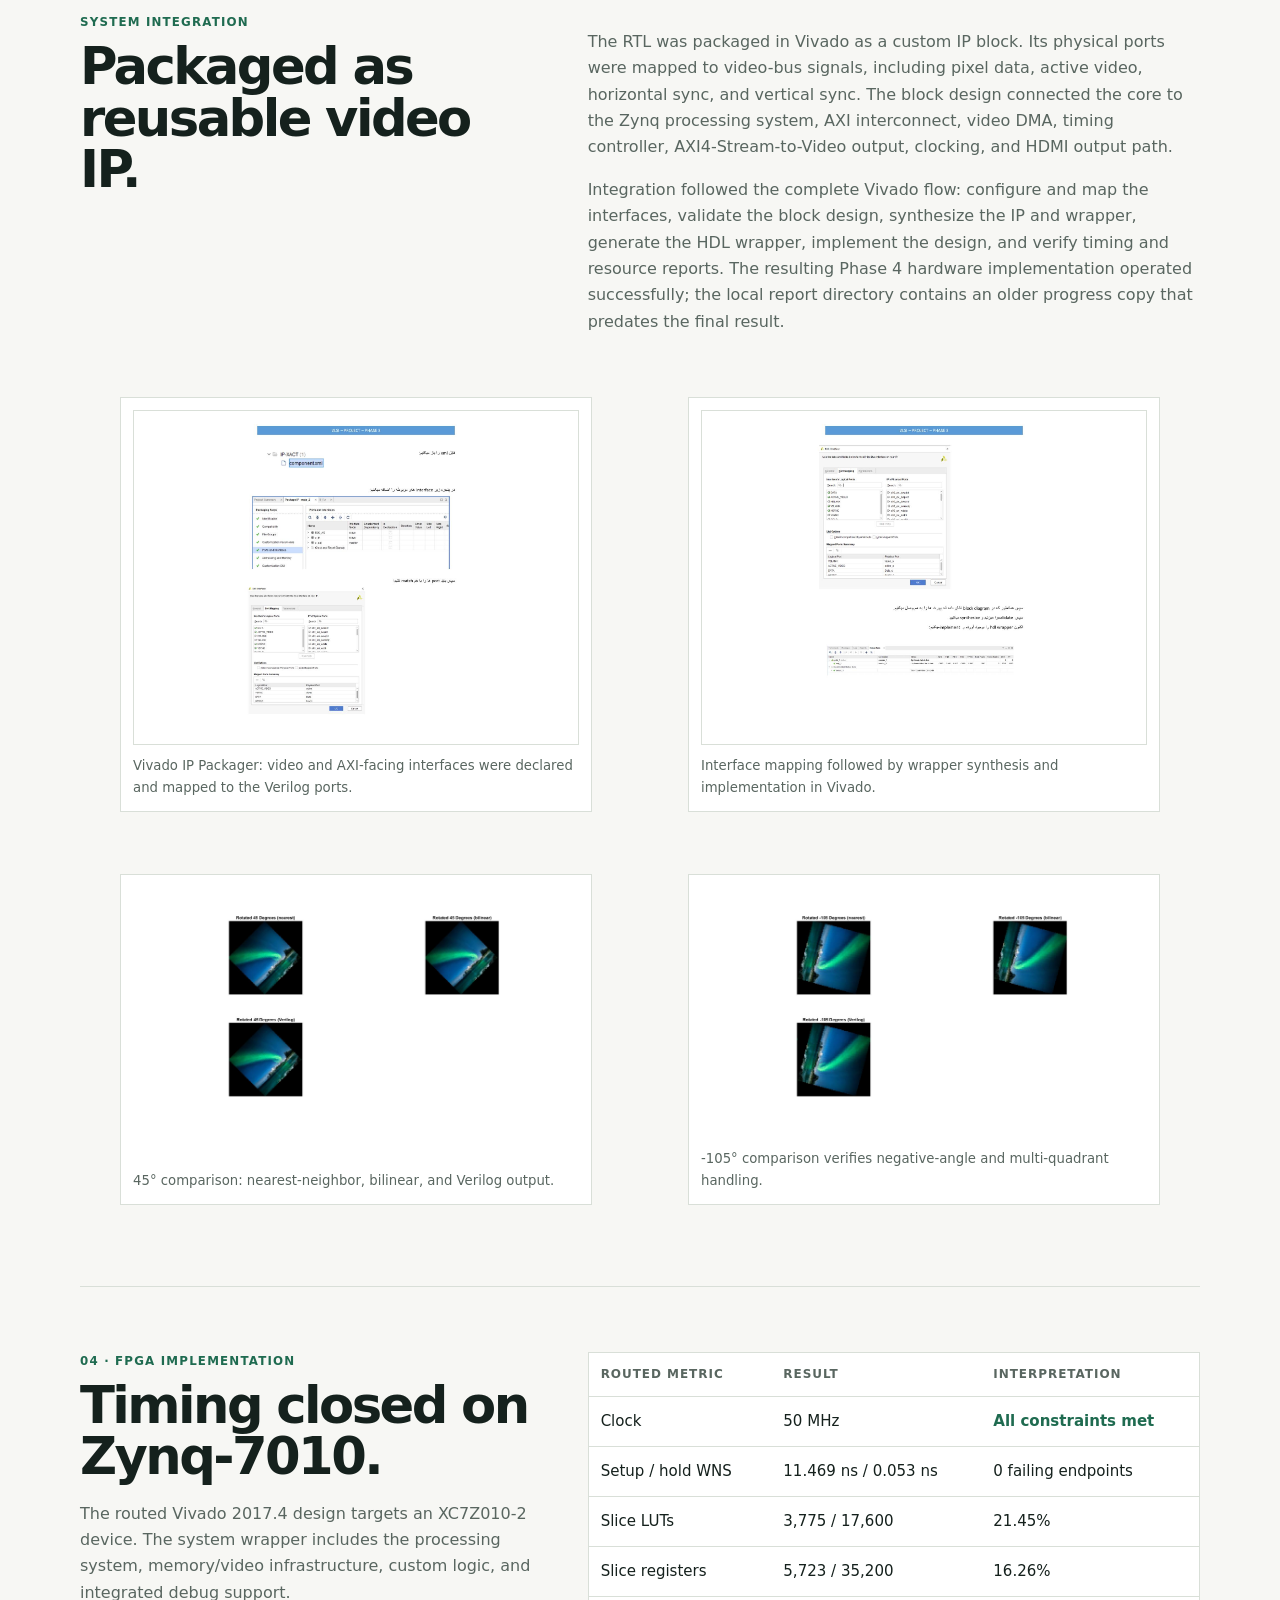
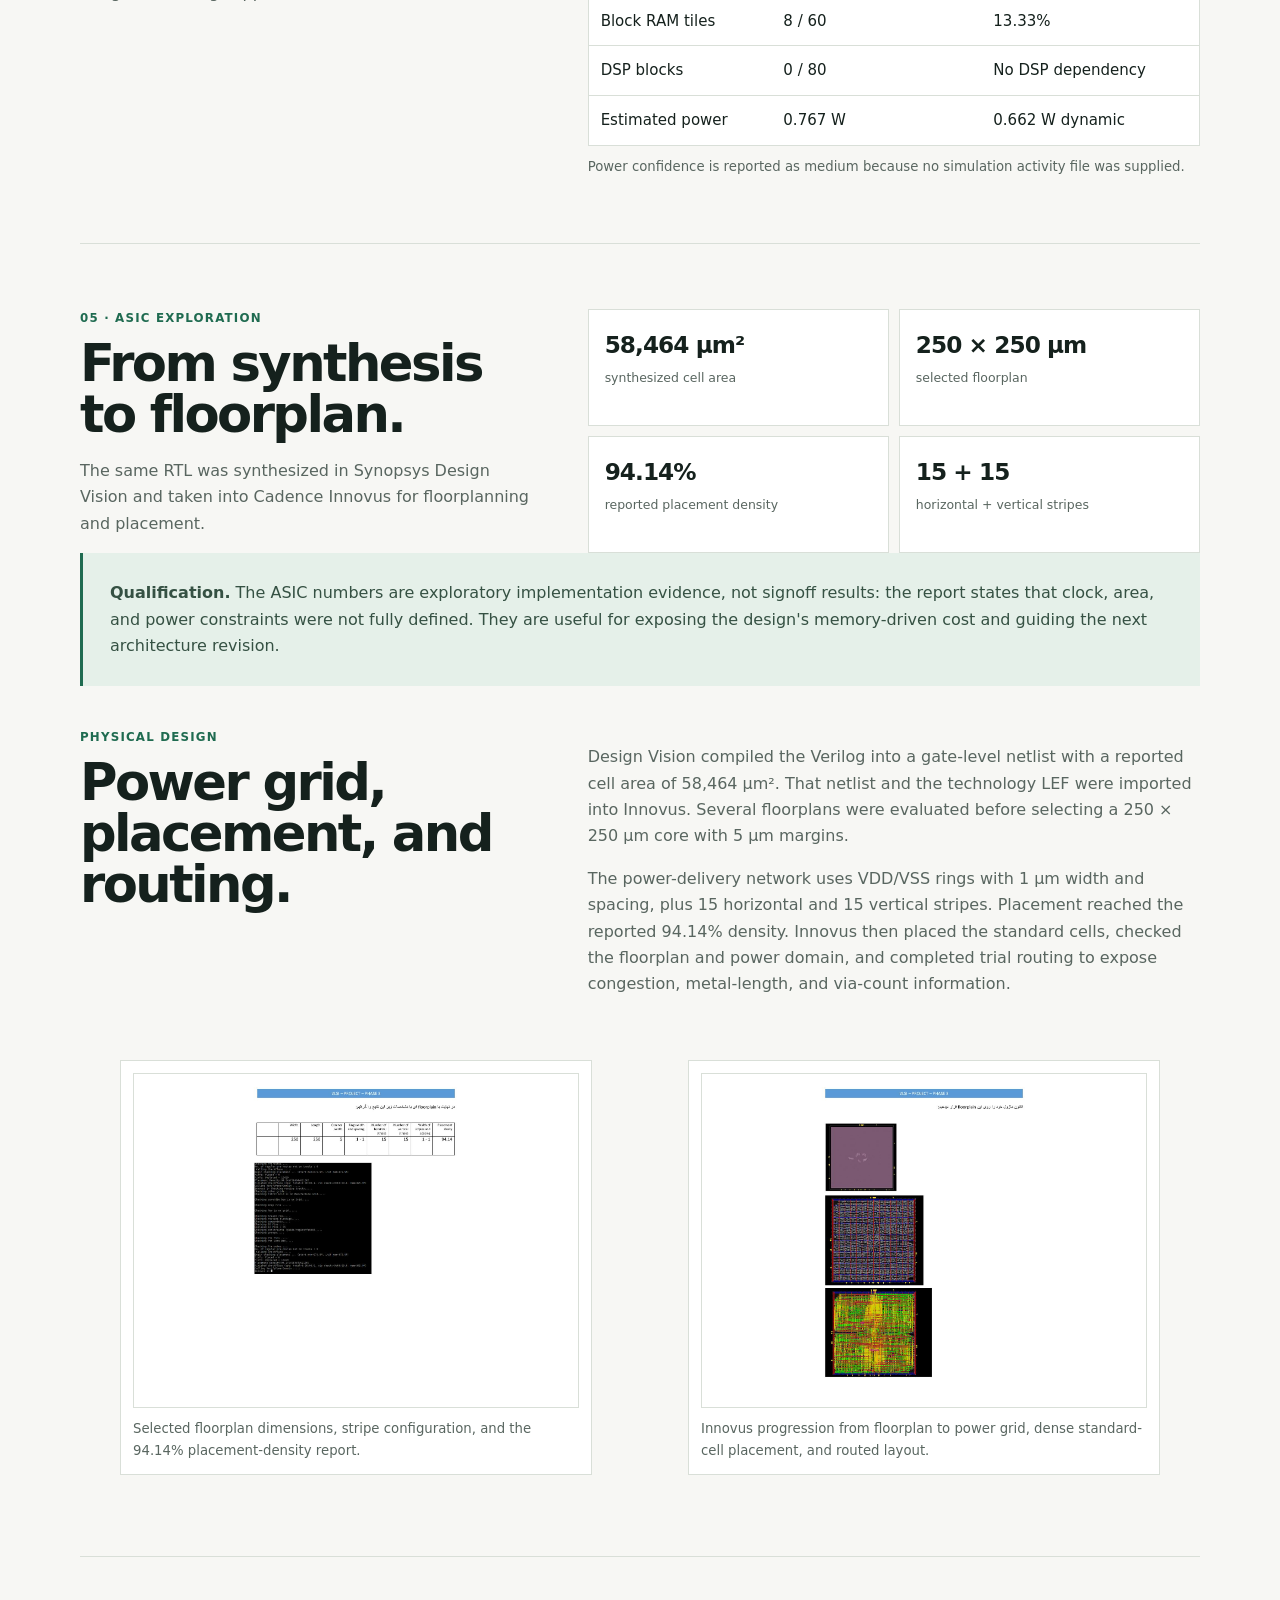
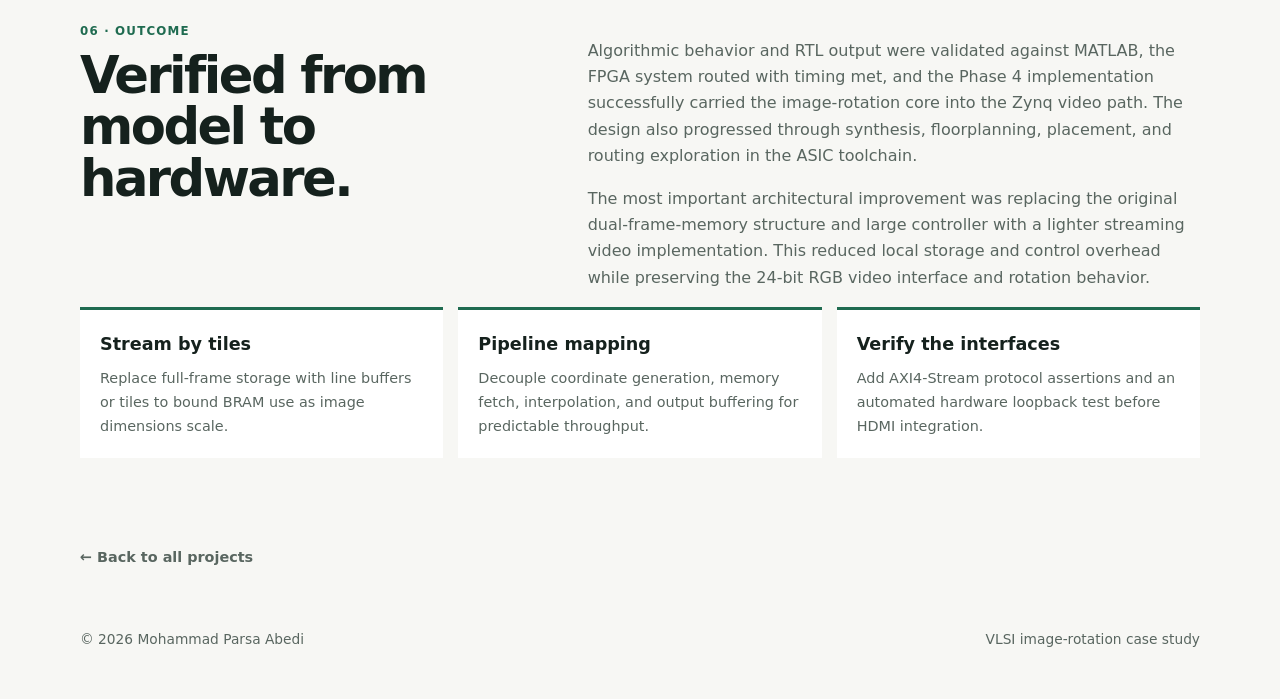
<file: Projects/proj5-vlsi-image-rotation/index.html>
<!doctype html>
<html lang="en">
<head>
  <meta charset="utf-8">
  <meta name="viewport" content="width=device-width,initial-scale=1">
  <meta name="description" content="RTL, FPGA, and ASIC-flow case study for a fixed-point image-rotation accelerator.">
  <title>VLSI Image Rotation Accelerator | Parsa Abedi</title>
  <link rel="stylesheet" href="../../styles.css">
</head>
<body>
  <div class="wrap">
    <a class="back" href="../../#projects">← Back to portfolio</a>
    <section class="case-hero">
      <div>
        <div class="eyebrow">Digital VLSI · Verilog · Zynq</div>
        <h1>Image Rotation Accelerator</h1>
        <p class="lead">A fixed-point, 24-bit RGB image-rotation engine developed from MATLAB reference model to Verilog verification, Zynq implementation, and an exploratory ASIC place-and-route flow.</p>
        <p class="scope"><strong>Scope.</strong> Team project with Amirreza Imani. My contribution spans algorithm development, RTL and testbench work, FPGA integration, hardware implementation, and ASIC-flow evaluation.</p>
      </div>
      <div class="metric-grid">
        <div class="metric"><b>50 MHz</b><span>routed FPGA clock</span></div>
        <div class="metric"><b>3,775</b><span>slice LUTs · 21.45%</span></div>
        <div class="metric"><b>5,723</b><span>registers · 16.26%</span></div>
        <div class="metric"><b>0.767 W</b><span>estimated on-chip power</span></div>
      </div>
    </section>
  </div>

  <div class="wrap">
    <section class="case-section">
      <div class="case-grid">
        <div><div class="eyebrow">01 · Design problem</div><h2>Rotate without clipping.</h2></div>
        <div>
          <p>The accelerator accepts a stream of 24-bit RGB pixels, rotates the image by a user-controlled angle, expands the output canvas so the corners are not cropped, and emits the result as a new pixel stream. Width, height, maximum canvas size, and initial angle are parameterized in the RTL.</p>
          <p>Rotation uses inverse coordinate mapping: each output location is mapped back into the source image. This avoids holes that occur with forward mapping and makes the selected interpolation policy explicit.</p>
          <div class="lesson"><p><strong>Core engineering trade-off.</strong> Bilinear interpolation improved visual quality, while nearest-neighbor interpolation substantially simplified the hardware data path. Both were modeled; the RTL comparison used the nearest-neighbor reference.</p></div>
        </div>
      </div>
    </section>

    <section class="case-section">
      <div class="case-grid">
        <div><div class="eyebrow">02 · Architecture</div><h2>Fixed-point control and streaming data.</h2><p>Trigonometric values are stored in signed fixed-point lookup tables covering -180° to +180°. The input controls increment or decrement the angle and trigger a new frame.</p></div>
        <div class="arch-flow" aria-label="Image rotation processing pipeline">
          <div><b>RGB stream in</b><span>24-bit pixels</span></div><i>→</i>
          <div><b>Frame capture</b><span>parameterized canvas</span></div><i>→</i>
          <div><b>Coordinate map</b><span>sin/cos LUTs</span></div><i>→</i>
          <div><b>Nearest pixel</b><span>inverse mapping</span></div><i>→</i>
          <div><b>RGB stream out</b><span>valid-qualified pixels</span></div>
        </div>
      </div>
      <div class="next phase-grid">
        <div><h3>Reference model</h3><p>MATLAB established canvas dimensions, fixed-point trigonometry, and nearest/bilinear interpolation outputs.</p></div>
        <div><h3>RTL engine</h3><p>A Verilog state machine sequenced frame capture, rotation, and streaming output with explicit valid signals.</p></div>
        <div><h3>System wrapper</h3><p>The custom IP was packaged for AXI-based Zynq integration alongside memory, debug, and video-path blocks.</p></div>
      </div>
      <div class="case-grid detail-block">
        <div><div class="eyebrow">Verilog datapath</div><h2>From coordinates to pixels.</h2></div>
        <div>
          <p>The original <code>ImageRotation</code> RTL is parameterized by input width, height, maximum output canvas, and initial angle. It separates each 24-bit input into 8-bit red, green, and blue channels, then reconstructs the output word after coordinate mapping.</p>
          <p>A nine-state controller handles reset, frame-size capture, trigonometric lookup, header detection, pixel reception, rotation, and output streaming. Signed sine and cosine values are loaded from fixed-point LUTs. For every output coordinate, the datapath subtracts the image center, applies the inverse rotation matrix, restores the source-image offset, and selects the nearest valid source pixel.</p>
          <p>The later Phase 4 revision converted the core into a direct video-path block with 24-bit data, HSYNC, VSYNC, active-video, clock, and reset signals. Removing full-frame input/output memories reduced the resource bottleneck and made the core easier to place between the video DMA and AXI4-Stream-to-Video blocks.</p>
        </div>
      </div>
      <div class="evidence-grid">
        <figure class="figure report-shot"><a href="imgs/phase4-streaming-rtl.jpg"><img src="imgs/phase4-streaming-rtl.jpg" alt="Phase 4 streaming RTL revision and rotation example"></a><figcaption class="caption">Phase 4: the memory-heavy frame architecture was replaced by a simpler streaming implementation.</figcaption></figure>
        <figure class="figure report-shot"><a href="imgs/zynq-block-design.jpg"><img src="imgs/zynq-block-design.jpg" alt="Verilog module ports and Zynq video block design"></a><figcaption class="caption">The Verilog video interface and its position inside the Zynq display pipeline.</figcaption></figure>
      </div>
    </section>

    <section class="case-section">
      <div class="case-grid">
        <div><div class="eyebrow">03 · Verification</div><h2>Reference-to-RTL comparison.</h2><p>File-driven testbenches supplied RGB pixels and compared every emitted channel against the MATLAB result. A one-code difference was classified as a rounding warning; larger mismatches were errors.</p></div>
        <div>
          <table class="results">
            <thead><tr><th>Test angle</th><th>Reference outputs</th><th>RTL evidence</th></tr></thead>
            <tbody>
              <tr><td>+45°</td><td>Nearest + bilinear</td><td class="status">Pixel comparison + waveforms</td></tr>
              <tr><td>+120°</td><td>Nearest + bilinear</td><td class="status">Generated output</td></tr>
              <tr><td>-28°</td><td>Nearest + bilinear</td><td class="status">Generated output</td></tr>
              <tr><td>-105°</td><td>Nearest + bilinear</td><td class="status">Generated output</td></tr>
            </tbody>
          </table>
        </div>
      </div>
      <div class="case-grid detail-block">
        <div><div class="eyebrow">System integration</div><h2>Packaged as reusable video IP.</h2></div>
        <div>
          <p>The RTL was packaged in Vivado as a custom IP block. Its physical ports were mapped to video-bus signals, including pixel data, active video, horizontal sync, and vertical sync. The block design connected the core to the Zynq processing system, AXI interconnect, video DMA, timing controller, AXI4-Stream-to-Video output, clocking, and HDMI output path.</p>
          <p>Integration followed the complete Vivado flow: configure and map the interfaces, validate the block design, synthesize the IP and wrapper, generate the HDL wrapper, implement the design, and verify timing and resource reports. The resulting Phase 4 hardware implementation operated successfully; the local report directory contains an older progress copy that predates the final result.</p>
        </div>
      </div>
      <div class="evidence-grid">
        <figure class="figure report-shot"><a href="imgs/ip-packaging.jpg"><img src="imgs/ip-packaging.jpg" alt="Vivado IP packaging and video port mapping"></a><figcaption class="caption">Vivado IP Packager: video and AXI-facing interfaces were declared and mapped to the Verilog ports.</figcaption></figure>
        <figure class="figure report-shot"><a href="imgs/vivado-implementation.jpg"><img src="imgs/vivado-implementation.jpg" alt="Vivado port mapping and completed implementation run"></a><figcaption class="caption">Interface mapping followed by wrapper synthesis and implementation in Vivado.</figcaption></figure>
      </div>
      <div class="evidence-grid">
        <figure class="figure"><img src="imgs/rotation-45-comparison.jpg" alt="Comparison of nearest-neighbor, bilinear, and Verilog outputs for a 45 degree rotation"><figcaption class="caption">45° comparison: nearest-neighbor, bilinear, and Verilog output.</figcaption></figure>
        <figure class="figure"><img src="imgs/rotation-minus105-comparison.jpg" alt="Comparison of nearest-neighbor, bilinear, and Verilog outputs for a minus 105 degree rotation"><figcaption class="caption">-105° comparison verifies negative-angle and multi-quadrant handling.</figcaption></figure>
      </div>
    </section>

    <section class="case-section">
      <div class="case-grid">
        <div><div class="eyebrow">04 · FPGA implementation</div><h2>Timing closed on Zynq-7010.</h2><p>The routed Vivado 2017.4 design targets an XC7Z010-2 device. The system wrapper includes the processing system, memory/video infrastructure, custom logic, and integrated debug support.</p></div>
        <div>
          <table class="results">
            <thead><tr><th>Routed metric</th><th>Result</th><th>Interpretation</th></tr></thead>
            <tbody>
              <tr><td>Clock</td><td>50 MHz</td><td class="status">All constraints met</td></tr>
              <tr><td>Setup / hold WNS</td><td>11.469 ns / 0.053 ns</td><td>0 failing endpoints</td></tr>
              <tr><td>Slice LUTs</td><td>3,775 / 17,600</td><td>21.45%</td></tr>
              <tr><td>Slice registers</td><td>5,723 / 35,200</td><td>16.26%</td></tr>
              <tr><td>Block RAM tiles</td><td>8 / 60</td><td>13.33%</td></tr>
              <tr><td>DSP blocks</td><td>0 / 80</td><td>No DSP dependency</td></tr>
              <tr><td>Estimated power</td><td>0.767 W</td><td>0.662 W dynamic</td></tr>
            </tbody>
          </table>
          <p class="caption">Power confidence is reported as medium because no simulation activity file was supplied.</p>
        </div>
      </div>
    </section>

    <section class="case-section">
      <div class="case-grid">
        <div><div class="eyebrow">05 · ASIC exploration</div><h2>From synthesis to floorplan.</h2><p>The same RTL was synthesized in Synopsys Design Vision and taken into Cadence Innovus for floorplanning and placement.</p></div>
        <div class="metric-grid">
          <div class="metric"><b>58,464 µm²</b><span>synthesized cell area</span></div>
          <div class="metric"><b>250 × 250 µm</b><span>selected floorplan</span></div>
          <div class="metric"><b>94.14%</b><span>reported placement density</span></div>
          <div class="metric"><b>15 + 15</b><span>horizontal + vertical stripes</span></div>
        </div>
      </div>
      <div class="lesson"><p><strong>Qualification.</strong> The ASIC numbers are exploratory implementation evidence, not signoff results: the report states that clock, area, and power constraints were not fully defined. They are useful for exposing the design's memory-driven cost and guiding the next architecture revision.</p></div>
      <div class="case-grid detail-block">
        <div><div class="eyebrow">Physical design</div><h2>Power grid, placement, and routing.</h2></div>
        <div>
          <p>Design Vision compiled the Verilog into a gate-level netlist with a reported cell area of 58,464 µm². That netlist and the technology LEF were imported into Innovus. Several floorplans were evaluated before selecting a 250 × 250 µm core with 5 µm margins.</p>
          <p>The power-delivery network uses VDD/VSS rings with 1 µm width and spacing, plus 15 horizontal and 15 vertical stripes. Placement reached the reported 94.14% density. Innovus then placed the standard cells, checked the floorplan and power domain, and completed trial routing to expose congestion, metal-length, and via-count information.</p>
        </div>
      </div>
      <div class="evidence-grid">
        <figure class="figure report-shot"><a href="imgs/innovus-floorplan-metrics.jpg"><img src="imgs/innovus-floorplan-metrics.jpg" alt="Innovus floorplan dimensions and placement density report"></a><figcaption class="caption">Selected floorplan dimensions, stripe configuration, and the 94.14% placement-density report.</figcaption></figure>
        <figure class="figure report-shot"><a href="imgs/innovus-placement.jpg"><img src="imgs/innovus-placement.jpg" alt="Innovus floorplan, power grid, placement and routed layout views"></a><figcaption class="caption">Innovus progression from floorplan to power grid, dense standard-cell placement, and routed layout.</figcaption></figure>
      </div>
    </section>

    <section class="case-section">
      <div class="case-grid">
        <div><div class="eyebrow">06 · Outcome</div><h2>Verified from model to hardware.</h2></div>
        <div>
          <p>Algorithmic behavior and RTL output were validated against MATLAB, the FPGA system routed with timing met, and the Phase 4 implementation successfully carried the image-rotation core into the Zynq video path. The design also progressed through synthesis, floorplanning, placement, and routing exploration in the ASIC toolchain.</p>
          <p>The most important architectural improvement was replacing the original dual-frame-memory structure and large controller with a lighter streaming video implementation. This reduced local storage and control overhead while preserving the 24-bit RGB video interface and rotation behavior.</p>
        </div>
      </div>
      <div class="next">
        <div><h3>Stream by tiles</h3><p>Replace full-frame storage with line buffers or tiles to bound BRAM use as image dimensions scale.</p></div>
        <div><h3>Pipeline mapping</h3><p>Decouple coordinate generation, memory fetch, interpolation, and output buffering for predictable throughput.</p></div>
        <div><h3>Verify the interfaces</h3><p>Add AXI4-Stream protocol assertions and an automated hardware loopback test before HDMI integration.</p></div>
      </div>
    </section>
  </div>

  <div class="wrap"><a class="back" href="../../#projects">← Back to all projects</a><footer class="footer"><span>© 2026 Mohammad Parsa Abedi</span><span>VLSI image-rotation case study</span></footer></div>
</body>
</html>
</file>
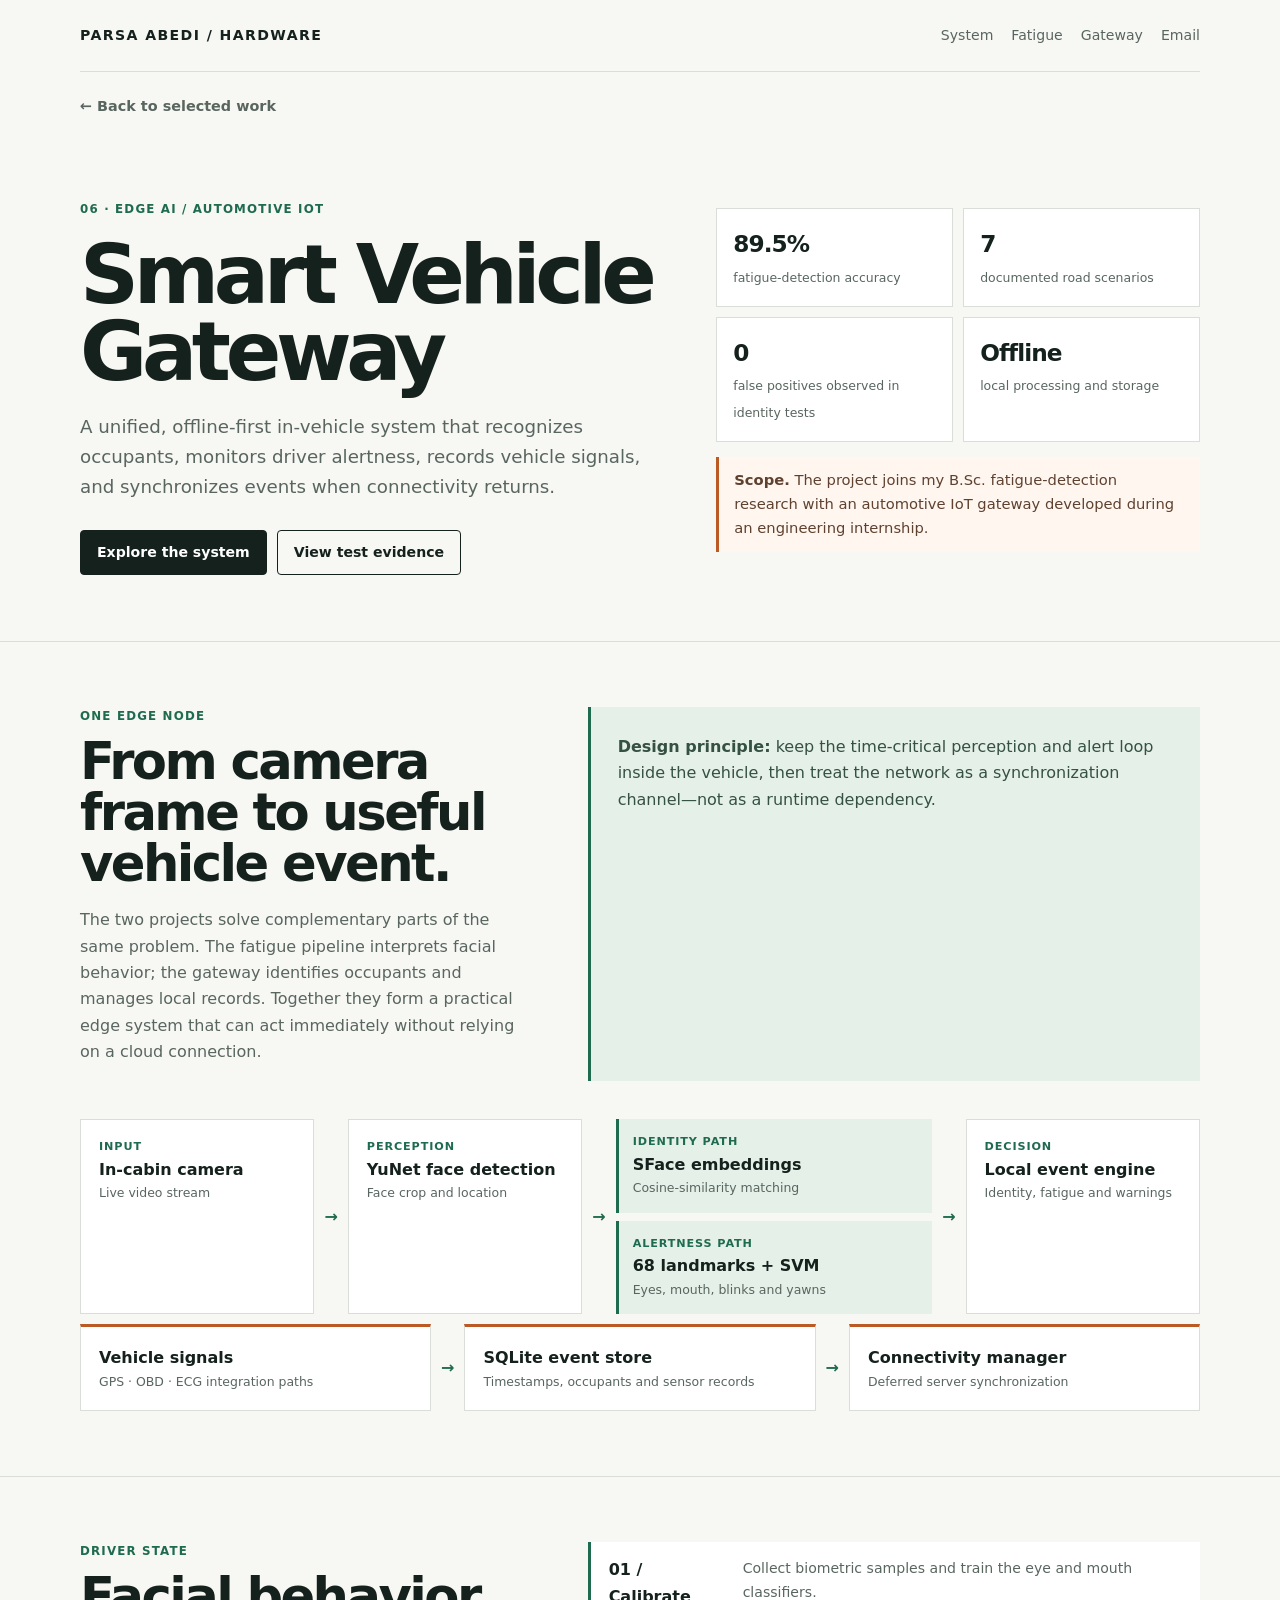
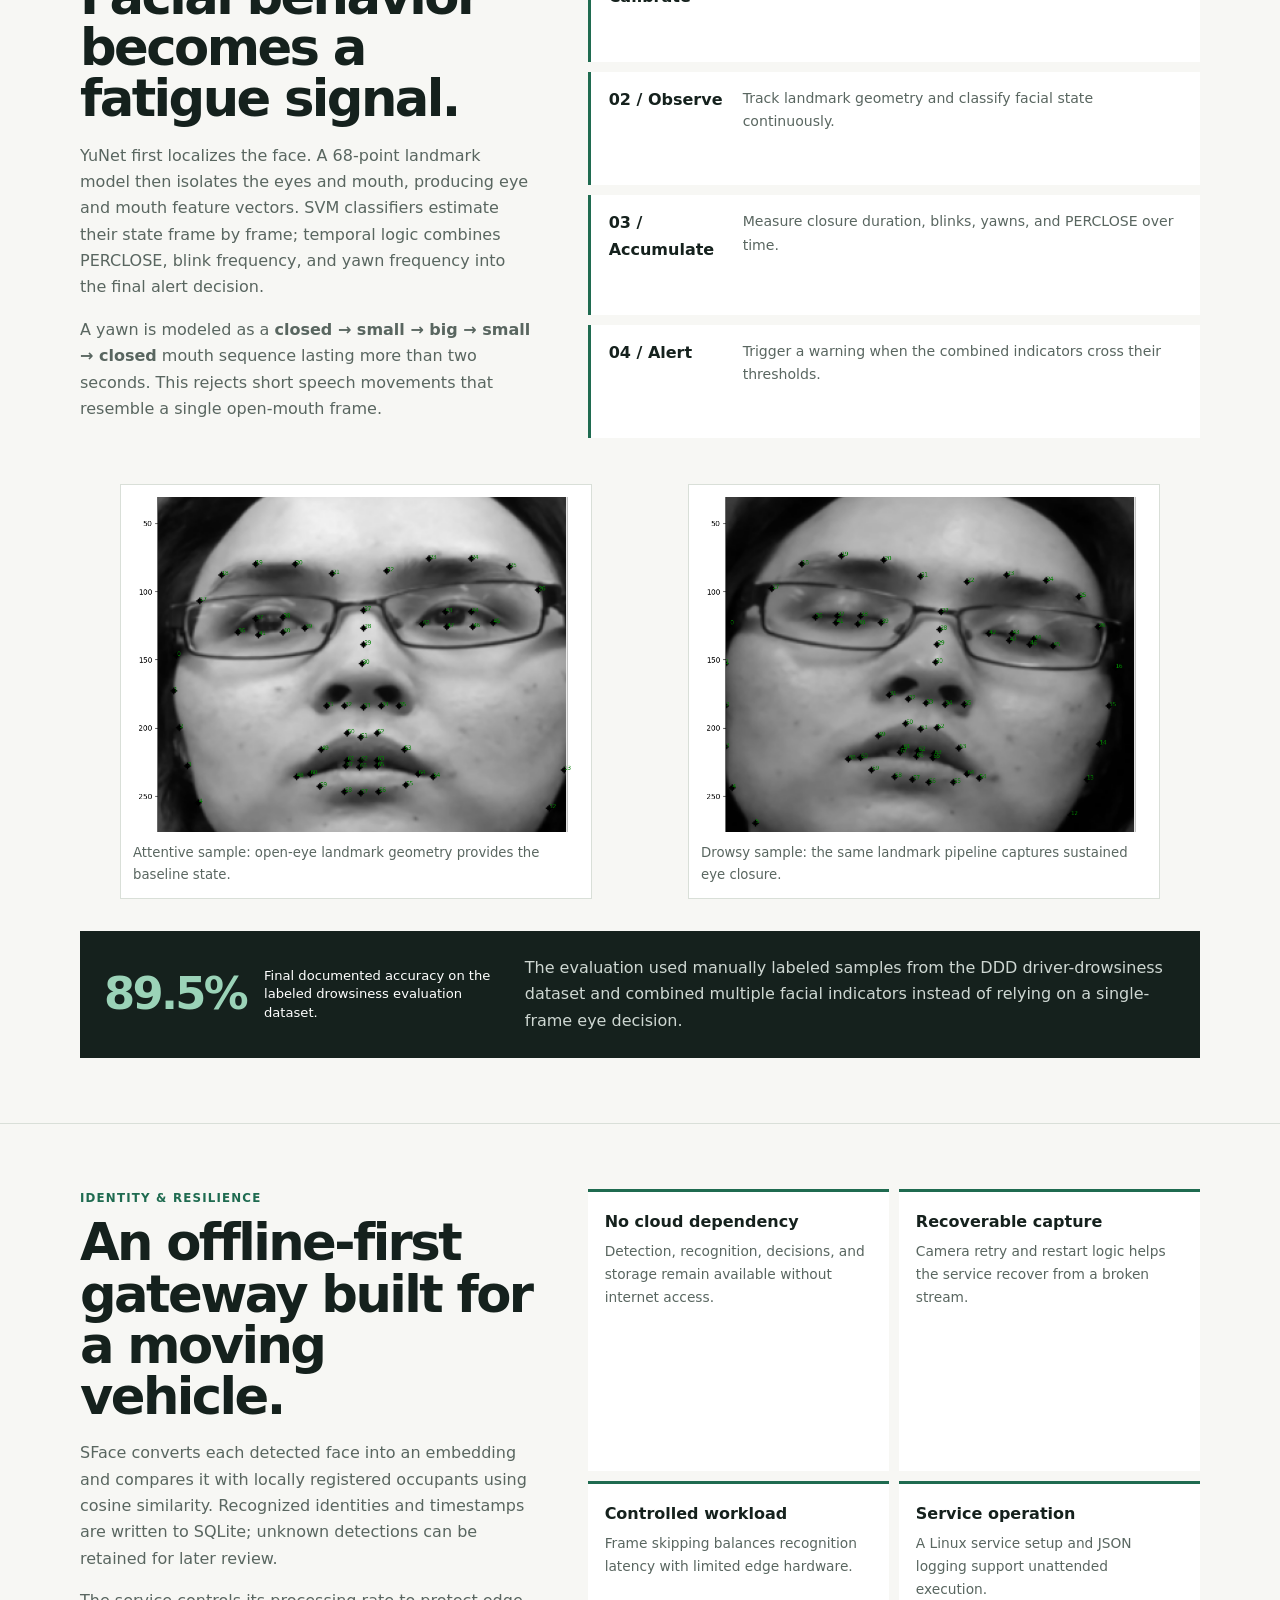
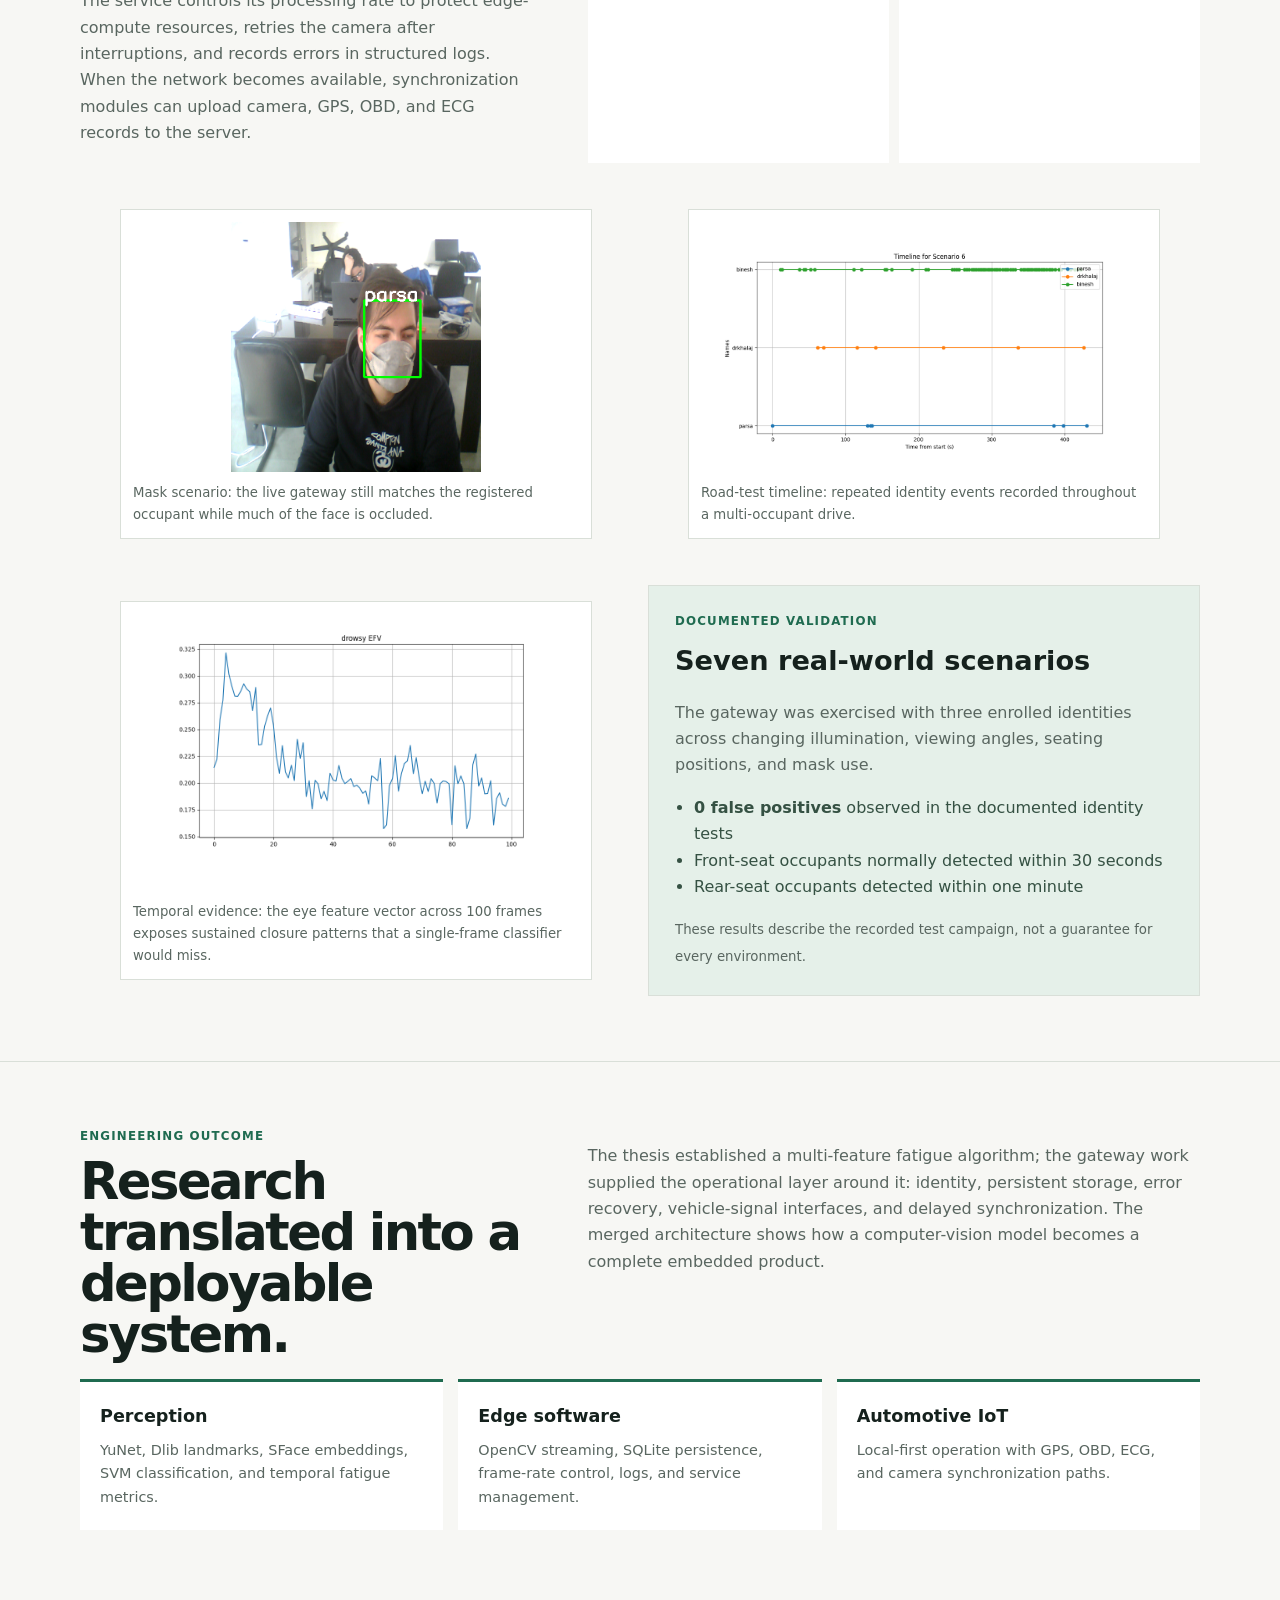
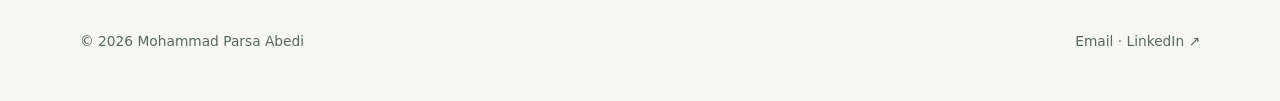
<file: Projects/proj6-smart-vehicle-gateway/index.html>
<!doctype html>
<html lang="en">
<head>
  <meta charset="utf-8"><meta name="viewport" content="width=device-width,initial-scale=1">
  <meta name="description" content="An offline-first smart vehicle gateway combining driver-fatigue detection, occupant recognition, and vehicle-data synchronization.">
  <title>Smart Vehicle Gateway | Parsa Abedi</title><link rel="stylesheet" href="../../styles.css">
</head>
<body>
  <div class="wrap">
    <nav class="site-nav"><a class="brand" href="../../">Parsa Abedi / Hardware</a><div class="nav-links"><a href="#system">System</a><a href="#fatigue">Fatigue</a><a href="#gateway">Gateway</a><a href="mailto:mo.parsaabedi@gmail.com">Email</a></div></nav>
    <a class="back" href="../../#projects">← Back to selected work</a>
    <header class="case-hero smart-hero">
      <div><div class="eyebrow">06 · Edge AI / Automotive IoT</div><h1>Smart Vehicle Gateway</h1><p class="lead">A unified, offline-first in-vehicle system that recognizes occupants, monitors driver alertness, records vehicle signals, and synchronizes events when connectivity returns.</p><div class="actions"><a class="button primary" href="#system">Explore the system</a><a class="button" href="#evidence">View test evidence</a></div></div>
      <div><div class="metric-grid"><div class="metric"><b>89.5%</b><span>fatigue-detection accuracy</span></div><div class="metric"><b>7</b><span>documented road scenarios</span></div><div class="metric"><b>0</b><span>false positives observed in identity tests</span></div><div class="metric"><b>Offline</b><span>local processing and storage</span></div></div><p class="scope"><strong>Scope.</strong> The project joins my B.Sc. fatigue-detection research with an automotive IoT gateway developed during an engineering internship.</p></div>
    </header>
  </div>

  <main>
    <section id="system" class="case-section"><div class="wrap">
      <div class="case-grid"><div><div class="eyebrow">One edge node</div><h2>From camera frame to useful vehicle event.</h2><p>The two projects solve complementary parts of the same problem. The fatigue pipeline interprets facial behavior; the gateway identifies occupants and manages local records. Together they form a practical edge system that can act immediately without relying on a cloud connection.</p></div><div class="lesson"><p><strong>Design principle:</strong> keep the time-critical perception and alert loop inside the vehicle, then treat the network as a synchronization channel—not as a runtime dependency.</p></div></div>
      <div class="system-map" aria-label="Smart gateway architecture">
        <div class="system-source"><span>Input</span><b>In-cabin camera</b><small>Live video stream</small></div><i>→</i>
        <div class="system-core"><span>Perception</span><b>YuNet face detection</b><small>Face crop and location</small></div><i>→</i>
        <div class="system-branches"><div><span>Identity path</span><b>SFace embeddings</b><small>Cosine-similarity matching</small></div><div><span>Alertness path</span><b>68 landmarks + SVM</b><small>Eyes, mouth, blinks and yawns</small></div></div><i>→</i>
        <div class="system-core"><span>Decision</span><b>Local event engine</b><small>Identity, fatigue and warnings</small></div>
      </div>
      <div class="signal-rail"><div><b>Vehicle signals</b><span>GPS · OBD · ECG integration paths</span></div><i>→</i><div><b>SQLite event store</b><span>Timestamps, occupants and sensor records</span></div><i>→</i><div><b>Connectivity manager</b><span>Deferred server synchronization</span></div></div>
    </div></section>

    <section id="fatigue" class="case-section"><div class="wrap">
      <div class="case-grid"><div><div class="eyebrow">Driver state</div><h2>Facial behavior becomes a fatigue signal.</h2><p>YuNet first localizes the face. A 68-point landmark model then isolates the eyes and mouth, producing eye and mouth feature vectors. SVM classifiers estimate their state frame by frame; temporal logic combines PERCLOSE, blink frequency, and yawn frequency into the final alert decision.</p><p>A yawn is modeled as a <strong>closed → small → big → small → closed</strong> mouth sequence lasting more than two seconds. This rejects short speech movements that resemble a single open-mouth frame.</p></div><div class="pipeline-list"><article><b>01 / Calibrate</b><span>Collect biometric samples and train the eye and mouth classifiers.</span></article><article><b>02 / Observe</b><span>Track landmark geometry and classify facial state continuously.</span></article><article><b>03 / Accumulate</b><span>Measure closure duration, blinks, yawns, and PERCLOSE over time.</span></article><article><b>04 / Alert</b><span>Trigger a warning when the combined indicators cross their thresholds.</span></article></div></div>
      <div class="evidence-grid image-pair"><figure class="figure"><img src="imgs/attentive-landmarks.png" alt="Attentive face with 68 detected facial landmarks"><figcaption class="caption">Attentive sample: open-eye landmark geometry provides the baseline state.</figcaption></figure><figure class="figure"><img src="imgs/drowsy-landmarks.png" alt="Drowsy face with 68 detected facial landmarks"><figcaption class="caption">Drowsy sample: the same landmark pipeline captures sustained eye closure.</figcaption></figure></div>
      <div class="result-band"><div><strong>89.5%</strong><span>Final documented accuracy on the labeled drowsiness evaluation dataset.</span></div><p>The evaluation used manually labeled samples from the DDD driver-drowsiness dataset and combined multiple facial indicators instead of relying on a single-frame eye decision.</p></div>
    </div></section>

    <section id="gateway" class="case-section"><div class="wrap">
      <div class="case-grid"><div><div class="eyebrow">Identity &amp; resilience</div><h2>An offline-first gateway built for a moving vehicle.</h2><p>SFace converts each detected face into an embedding and compares it with locally registered occupants using cosine similarity. Recognized identities and timestamps are written to SQLite; unknown detections can be retained for later review.</p><p>The service controls its processing rate to protect edge-compute resources, retries the camera after interruptions, and records errors in structured logs. When the network becomes available, synchronization modules can upload camera, GPS, OBD, and ECG records to the server.</p></div><div class="reliability-grid"><article><b>No cloud dependency</b><p>Detection, recognition, decisions, and storage remain available without internet access.</p></article><article><b>Recoverable capture</b><p>Camera retry and restart logic helps the service recover from a broken stream.</p></article><article><b>Controlled workload</b><p>Frame skipping balances recognition latency with limited edge hardware.</p></article><article><b>Service operation</b><p>A Linux service setup and JSON logging support unattended execution.</p></article></div></div>
      <div id="evidence" class="evidence-grid"><figure class="figure"><img src="imgs/masked-face-recognition.png" alt="Gateway recognizing a masked occupant in the live camera stream"><figcaption class="caption">Mask scenario: the live gateway still matches the registered occupant while much of the face is occluded.</figcaption></figure><figure class="figure"><img src="imgs/gateway-detection-timeline.png" alt="Timeline of identity detections during a gateway road scenario"><figcaption class="caption">Road-test timeline: repeated identity events recorded throughout a multi-occupant drive.</figcaption></figure></div>
      <div class="evidence-grid"><figure class="figure feature-plot"><img src="imgs/drowsy-eye-feature-vector.png" alt="Eye feature vector measured across 100 drowsy video frames"><figcaption class="caption">Temporal evidence: the eye feature vector across 100 frames exposes sustained closure patterns that a single-frame classifier would miss.</figcaption></figure><div class="test-summary"><div class="eyebrow">Documented validation</div><h3>Seven real-world scenarios</h3><p>The gateway was exercised with three enrolled identities across changing illumination, viewing angles, seating positions, and mask use.</p><ul><li><strong>0 false positives</strong> observed in the documented identity tests</li><li>Front-seat occupants normally detected within 30 seconds</li><li>Rear-seat occupants detected within one minute</li></ul><small>These results describe the recorded test campaign, not a guarantee for every environment.</small></div></div>
    </div></section>

    <section class="case-section"><div class="wrap"><div class="case-grid"><div><div class="eyebrow">Engineering outcome</div><h2>Research translated into a deployable system.</h2></div><div><p>The thesis established a multi-feature fatigue algorithm; the gateway work supplied the operational layer around it: identity, persistent storage, error recovery, vehicle-signal interfaces, and delayed synchronization. The merged architecture shows how a computer-vision model becomes a complete embedded product.</p></div></div><div class="next"><div><h3>Perception</h3><p>YuNet, Dlib landmarks, SFace embeddings, SVM classification, and temporal fatigue metrics.</p></div><div><h3>Edge software</h3><p>OpenCV streaming, SQLite persistence, frame-rate control, logs, and service management.</p></div><div><h3>Automotive IoT</h3><p>Local-first operation with GPS, OBD, ECG, and camera synchronization paths.</p></div></div></div></section>
  </main>
  <div class="wrap"><footer class="footer"><span>© 2026 Mohammad Parsa Abedi</span><span><a href="mailto:mo.parsaabedi@gmail.com">Email</a> · <a href="https://www.linkedin.com/in/parsa-abedi-b35851319/">LinkedIn ↗</a></span></footer></div>
</body>
</html>
</file>
<file: styles.css>
:root{--paper:#f7f7f4;--ink:#15211d;--muted:#596660;--line:#d9dfd8;--green:#1f6b50;--green-pale:#e5f0e9;--orange:#bb5a25;--white:#fff}
*{box-sizing:border-box}html{scroll-behavior:smooth}body{margin:0;background:var(--paper);color:var(--ink);font:16px/1.65 Inter,ui-sans-serif,system-ui,-apple-system,BlinkMacSystemFont,"Segoe UI",sans-serif}a{color:inherit;text-decoration:none}.wrap{width:min(1120px,calc(100% - 40px));margin:auto}.site-nav{padding:24px 0;display:flex;justify-content:space-between;gap:20px;border-bottom:1px solid var(--line);font-size:.88rem}.brand,.eyebrow{font-weight:800;letter-spacing:.1em;text-transform:uppercase}.eyebrow{font-size:.74rem;color:var(--green)}.nav-links{display:flex;gap:18px;color:var(--muted)}.nav-links a:hover,.back:hover{color:var(--green)}.hero{padding:76px 0 82px;display:grid;grid-template-columns:1.18fr .82fr;gap:56px;align-items:center}.hero h1{font-size:clamp(3rem,6.2vw,5.9rem);line-height:.95;letter-spacing:-.065em;margin:15px 0 22px}.lead{color:var(--muted);font-size:1.14rem;max-width:650px}.actions{display:flex;flex-wrap:wrap;gap:10px;margin-top:28px}.button{border:1px solid var(--ink);padding:10px 16px;border-radius:4px;font-weight:700;font-size:.88rem}.button.primary{background:var(--ink);color:var(--white)}.portrait{display:block;width:min(340px,100%);aspect-ratio:1;object-fit:cover;border-radius:50%;margin:0 auto;border:14px solid var(--white);box-shadow:0 14px 35px #15211d1a}.mini-bio{margin-top:18px;text-align:center;color:var(--muted);font-size:.9rem}.section{padding:72px 0;border-top:1px solid var(--line)}.section-head{display:flex;justify-content:space-between;gap:28px;align-items:end;margin-bottom:28px}.section-head p{margin:0;color:var(--muted);max-width:490px}.section h2{font-size:clamp(2rem,4vw,3.4rem);line-height:1;letter-spacing:-.055em;margin:9px 0 0}.projects{display:grid;grid-template-columns:repeat(2,1fr);gap:16px}.project{display:flex;flex-direction:column;min-height:270px;padding:26px;border:1px solid var(--line);background:var(--white);transition:.2s}.project:hover{border-color:var(--green);transform:translateY(-3px)}.project h3{font-size:1.7rem;letter-spacing:-.04em;margin:36px 0 10px}.project p{color:var(--muted);margin:0}.project .tag{margin-top:auto;padding-top:25px;color:var(--green);font-weight:800;font-size:.8rem;letter-spacing:.04em}.credentials{display:grid;grid-template-columns:1.1fr 1fr 1fr;gap:16px}.credential{padding:25px;background:var(--white);border:1px solid var(--line)}.credential h3{margin:5px 0 10px;font-size:1.08rem}.credential p,.credential li{color:var(--muted);font-size:.94rem}.credential ul{padding-left:18px;margin:0}.footer{padding:35px 0 48px;color:var(--muted);font-size:.86rem;display:flex;justify-content:space-between;gap:15px}
.case-hero{padding:58px 0 66px;display:grid;grid-template-columns:1.1fr .9fr;gap:45px;align-items:end}.case-hero h1{font-size:clamp(3.1rem,6.4vw,5.9rem);line-height:.94;letter-spacing:-.065em;margin:16px 0 22px}.scope{border-left:3px solid var(--orange);padding:11px 15px;background:#fff6f0;color:#5f412f;font-size:.92rem}.metric-grid{display:grid;grid-template-columns:1fr 1fr;gap:10px}.metric{background:var(--white);border:1px solid var(--line);padding:16px}.metric b{display:block;font-size:1.45rem;letter-spacing:-.04em}.metric span{font-size:.78rem;color:var(--muted)}.case-section{padding:65px 0;border-top:1px solid var(--line)}.case-grid{display:grid;grid-template-columns:.85fr 1.15fr;gap:55px}.case-section h2{font-size:clamp(2rem,4vw,3.3rem);line-height:1;letter-spacing:-.05em;margin:9px 0 18px}.case-section p{color:var(--muted)}.figure{background:var(--white);border:1px solid var(--line);padding:12px}.figure img{display:block;width:100%;height:auto}.caption{font-size:.83rem;color:var(--muted);margin:10px 0 0}.placeholder{display:grid;place-items:center;min-height:270px;border:1px dashed #9ba8a0;background:var(--green-pale);text-align:center;padding:20px}.placeholder img{width:100%;height:100%;object-fit:cover;opacity:.25}.placeholder span{position:absolute;font-weight:800;color:var(--green);font-size:.82rem;letter-spacing:.08em}.placeholder{position:relative}.results{width:100%;border-collapse:collapse;background:var(--white);border:1px solid var(--line);font-size:.94rem}.results th,.results td{padding:12px;text-align:left;border-bottom:1px solid var(--line)}.results th{font-size:.75rem;color:var(--muted);letter-spacing:.08em;text-transform:uppercase}.results tr:last-child td{border:0}.status{color:var(--green);font-weight:800}.lesson{padding:27px;background:var(--green-pale);border-left:3px solid var(--green)}.lesson p{color:#355143;margin:0}.next{display:grid;grid-template-columns:repeat(3,1fr);gap:15px}.next div{padding:20px;background:var(--white);border-top:3px solid var(--green)}.next h3{margin:0 0 8px;font-size:1.1rem}.next p{font-size:.9rem;margin:0}.back{display:inline-block;padding:23px 0;color:var(--muted);font-weight:700;font-size:.9rem}
@media(max-width:760px){.site-nav{padding:18px 0}.nav-links{gap:12px}.hero,.case-hero,.case-grid{grid-template-columns:1fr;gap:30px;padding:48px 0}.hero h1,.case-hero h1{font-size:3.2rem}.portrait{width:230px}.projects,.credentials,.next{grid-template-columns:1fr}.section,.case-section{padding:52px 0}.section-head,.footer{align-items:flex-start;flex-direction:column}.metric-grid{grid-template-columns:repeat(4,1fr)}.metric{padding:11px}.metric b{font-size:1.08rem}.metric span{font-size:.68rem}}@media(max-width:480px){.nav-links{display:none}.metric-grid{grid-template-columns:1fr 1fr}.wrap{width:min(100% - 28px,1120px)}}

.resume-block{display:grid;grid-template-columns:180px 1fr;border-top:1px solid var(--ink)}
.resume-label{padding:20px 0;font-size:.78rem;font-weight:800;letter-spacing:.1em;text-transform:uppercase;color:var(--green)}
.timeline{border-left:1px solid var(--line)}
.timeline-item,.project-list article{display:grid;grid-template-columns:1fr auto;gap:28px;padding:20px 22px;border-bottom:1px solid var(--line);background:var(--white)}
.timeline-item h3,.project-list h3{font-size:1rem;margin:0 0 3px;letter-spacing:-.015em}
.timeline-item p,.timeline-item li,.project-list p{color:var(--muted);font-size:.9rem;margin:0}
.timeline-item ul{margin:7px 0 0;padding-left:18px}
.timeline-item time,.project-list time{white-space:nowrap;color:var(--muted);font-size:.83rem}
.credential-strip{display:grid;grid-template-columns:1fr 1fr;gap:16px;margin-top:28px}
.credential-strip article{padding:23px;background:var(--green-pale);border-top:3px solid var(--green)}
.credential-strip h3{margin:5px 0 2px}.credential-strip p{margin:0;color:var(--muted);font-size:.9rem}
.course-projects{margin-top:68px}.section-head.compact{align-items:end}.section-head.compact h2{font-size:clamp(1.8rem,3.5vw,2.8rem)}
.project-list{border-top:1px solid var(--ink)}.project-list article{padding-left:0;padding-right:0;background:transparent}
.project-list h3 span{color:var(--green);font-weight:600;font-size:.86rem}
@media(max-width:760px){.credential-strip{grid-template-columns:1fr}.resume-block{grid-template-columns:1fr}.resume-label{padding:15px 0 8px}.timeline{border-left:0}.timeline-item,.project-list article{grid-template-columns:1fr;gap:5px;padding:18px}.project-list article{padding-left:0;padding-right:0}}

.arch-flow{display:flex;align-items:stretch;gap:8px;flex-wrap:wrap}.arch-flow div{flex:1 1 135px;min-height:105px;padding:17px;background:var(--white);border-top:3px solid var(--green);display:flex;flex-direction:column;justify-content:center}.arch-flow b{font-size:.95rem}.arch-flow span{font-size:.78rem;color:var(--muted)}.arch-flow i{align-self:center;color:var(--green);font-style:normal;font-weight:800}.phase-grid{margin-top:28px}.evidence-grid{display:grid;grid-template-columns:1fr 1fr;gap:16px;margin-top:30px}.evidence-grid .figure{display:flex;flex-direction:column}.evidence-grid img{aspect-ratio:16/9;object-fit:contain;background:#fff}.evidence-grid .caption{margin-top:auto;padding-top:10px}
@media(max-width:760px){.evidence-grid{grid-template-columns:1fr}.arch-flow{flex-direction:column}.arch-flow i{transform:rotate(90deg)}.arch-flow div{min-height:86px}}
.detail-block{margin-top:42px}.detail-block code{font:600 .88em ui-monospace,SFMono-Regular,Consolas,monospace;color:var(--green);background:#eaf2ed;padding:2px 5px}.report-shot a{display:block;background:#fff;border:1px solid var(--line);overflow:hidden}.report-shot img{display:block;width:100%;aspect-ratio:4/3;object-fit:contain;transition:transform .25s ease}.report-shot a:hover img{transform:scale(1.015)}

.smart-hero{align-items:center}.system-map{display:grid;grid-template-columns:1fr auto 1fr auto 1.35fr auto 1fr;align-items:stretch;gap:10px;margin-top:38px}.system-map>div,.signal-rail>div{padding:18px;background:var(--white);border:1px solid var(--line)}.system-map>i,.signal-rail>i{align-self:center;color:var(--green);font-style:normal;font-weight:900}.system-map span,.system-map small,.signal-rail span{display:block}.system-map span{color:var(--green);font-size:.7rem;font-weight:800;letter-spacing:.08em;text-transform:uppercase}.system-map small,.signal-rail span{color:var(--muted);font-size:.78rem}.system-branches{display:grid;gap:8px;background:transparent!important;border:0!important;padding:0!important}.system-branches div{padding:14px;background:var(--green-pale);border-left:3px solid var(--green)}.signal-rail{display:grid;grid-template-columns:1fr auto 1fr auto 1fr;gap:10px;margin-top:10px}.signal-rail div{border-top:3px solid var(--orange)}.pipeline-list{display:grid;gap:10px}.pipeline-list article{display:grid;grid-template-columns:120px 1fr;gap:14px;padding:15px 18px;background:var(--white);border-left:3px solid var(--green)}.pipeline-list span{color:var(--muted);font-size:.88rem}.image-pair img{aspect-ratio:4/3;object-fit:cover}.result-band{display:grid;grid-template-columns:.75fr 1.25fr;gap:30px;align-items:center;margin-top:16px;padding:24px;background:var(--ink);color:var(--white)}.result-band div{display:flex;align-items:center;gap:18px}.result-band strong{font-size:2.8rem;letter-spacing:-.06em;color:#9bd3b8}.result-band span{font-size:.82rem;line-height:1.4}.result-band p{margin:0;color:#ced7d2}.reliability-grid{display:grid;grid-template-columns:1fr 1fr;gap:10px}.reliability-grid article{padding:17px;background:var(--white);border-top:3px solid var(--green)}.reliability-grid p{font-size:.86rem;margin:5px 0 0}.feature-plot img{aspect-ratio:16/9!important}.test-summary{padding:26px;background:var(--green-pale);border:1px solid var(--line)}.test-summary h3{font-size:1.7rem;margin:7px 0 10px}.test-summary ul{padding-left:19px;color:#355143}.test-summary small{color:var(--muted)}
@media(max-width:900px){.system-map{grid-template-columns:1fr}.system-map>i,.signal-rail>i{transform:rotate(90deg);justify-self:center}.signal-rail{grid-template-columns:1fr}.result-band{grid-template-columns:1fr}}
@media(max-width:760px){.pipeline-list article{grid-template-columns:1fr;gap:3px}.reliability-grid{grid-template-columns:1fr}.result-band div{align-items:flex-start;flex-direction:column;gap:0}}

.fpga-hero{align-items:center}.fpga-flow{margin-top:38px;flex-wrap:nowrap}.wide-figure{margin-top:18px}.wide-figure img{aspect-ratio:auto!important;object-fit:contain}.interface-figure img{max-height:330px;object-fit:contain}.video-stack{display:grid;grid-template-columns:1fr 1fr;gap:16px;margin-top:34px}.video-stack article{padding:22px;background:var(--white);border-top:3px solid var(--orange)}.video-stack h3{font-size:1.25rem;margin:7px 0}.video-stack p{font-size:.9rem;margin:0}.result-callout{display:grid;grid-template-columns:auto 1fr;gap:16px 20px;align-items:center;padding:24px;background:var(--ink);color:var(--white)}.result-callout strong{font-size:2rem;color:#9bd3b8;letter-spacing:-.04em}.result-callout span{font-size:.85rem;color:#ced7d2}.signal-figure img{max-height:460px}.spectrum-compare img{aspect-ratio:16/9!important}.fsm-card{display:flex;align-items:stretch;gap:8px}.fsm-card>i{align-self:center;color:var(--green);font-style:normal;font-weight:900}.fsm-state{flex:1;padding:18px;background:var(--green-pale);border-top:3px solid var(--green)}.fsm-state span,.fsm-state small,.fsm-state b{display:block}.fsm-state span{font-size:.7rem;color:var(--green);font-weight:800}.fsm-state small{font-size:.76rem;color:var(--muted);margin-top:4px}
@media(max-width:900px){.fpga-flow{flex-wrap:wrap}.video-stack{grid-template-columns:1fr}.fsm-card{flex-direction:column}.fsm-card>i{transform:rotate(90deg)}}
</file>
